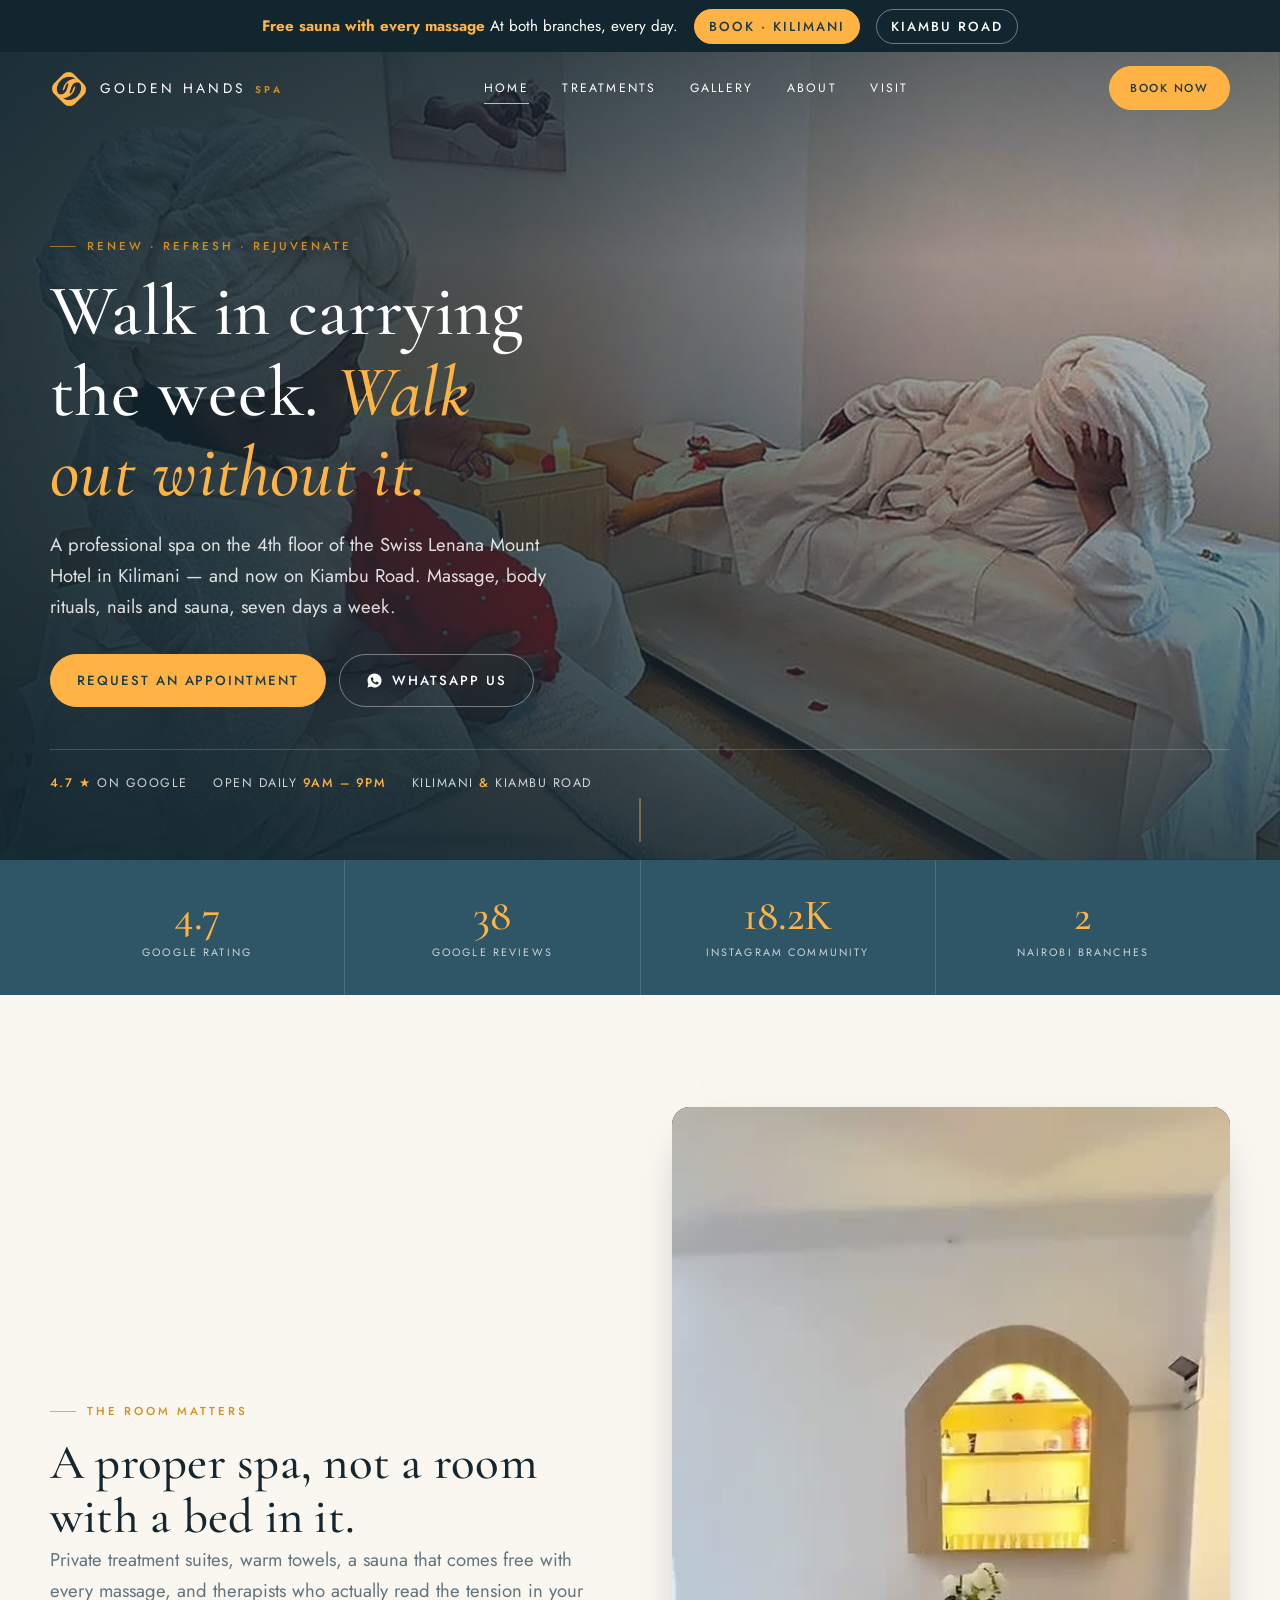
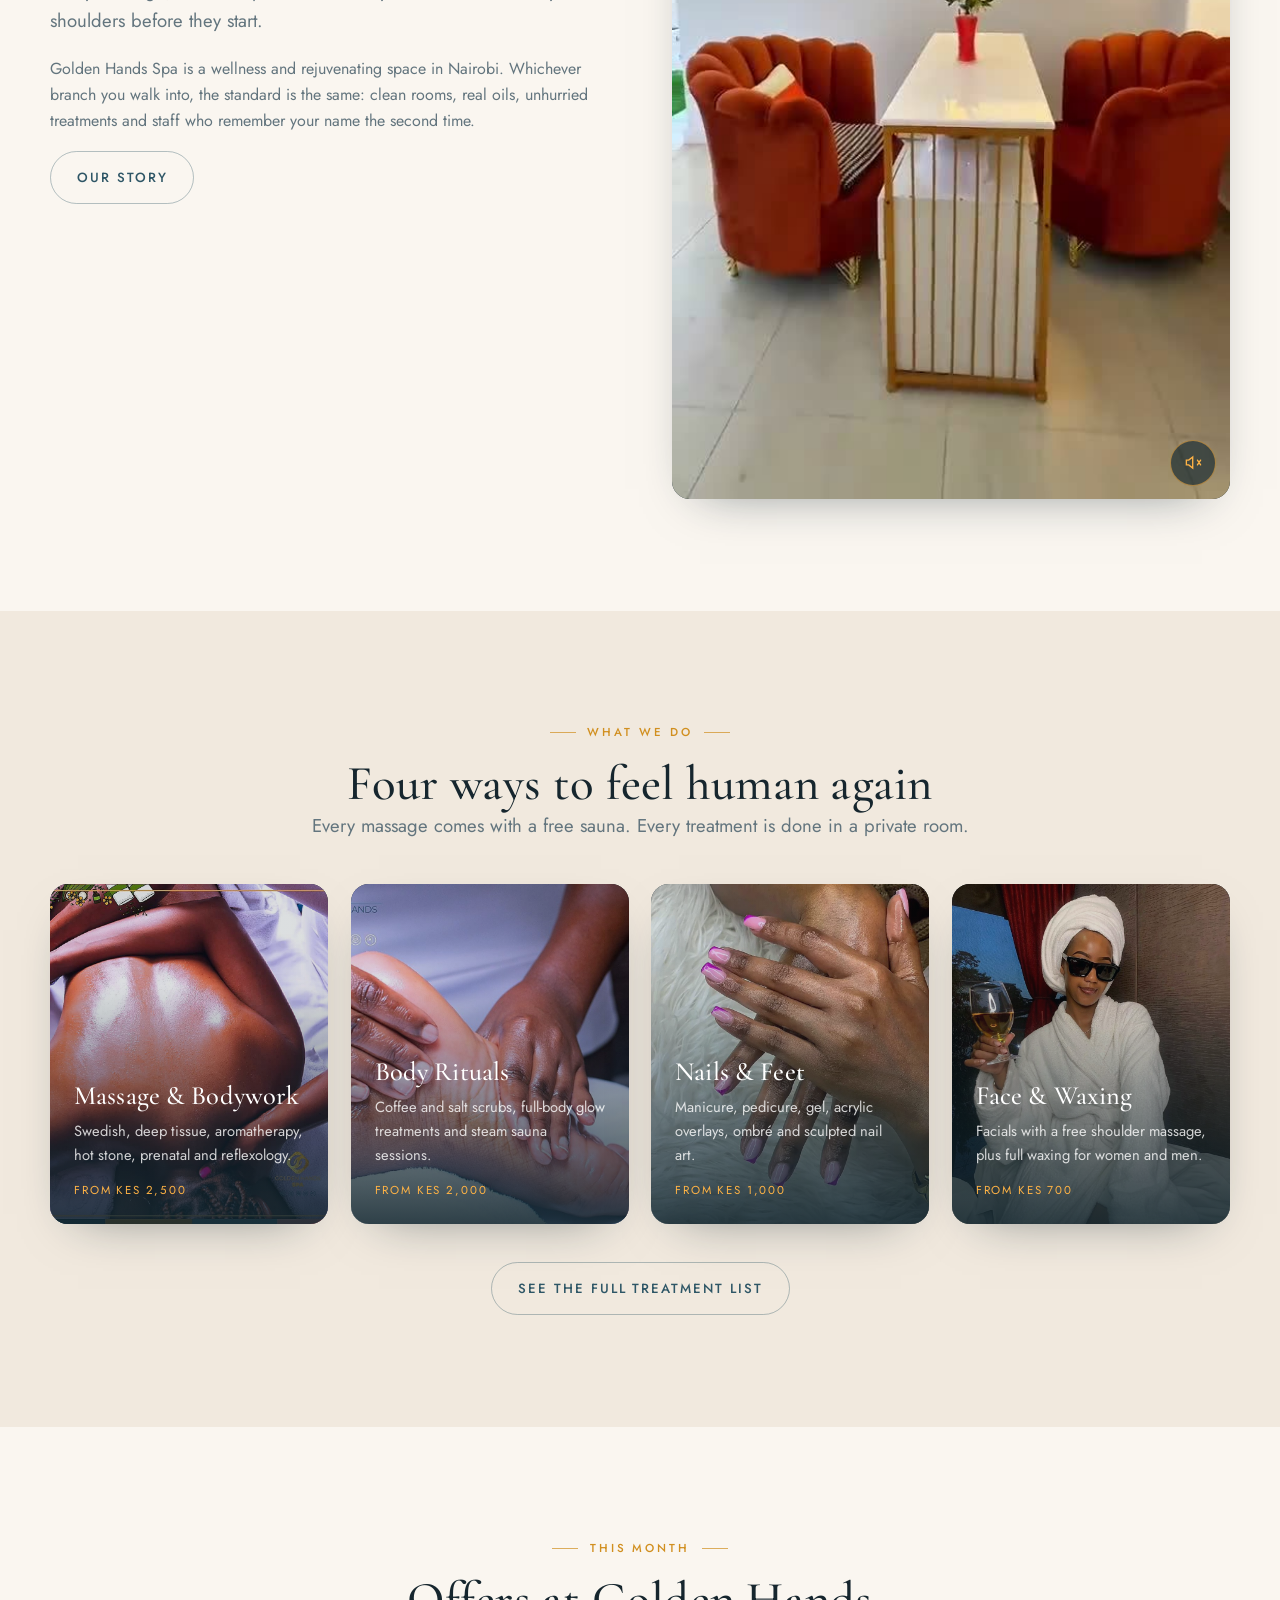
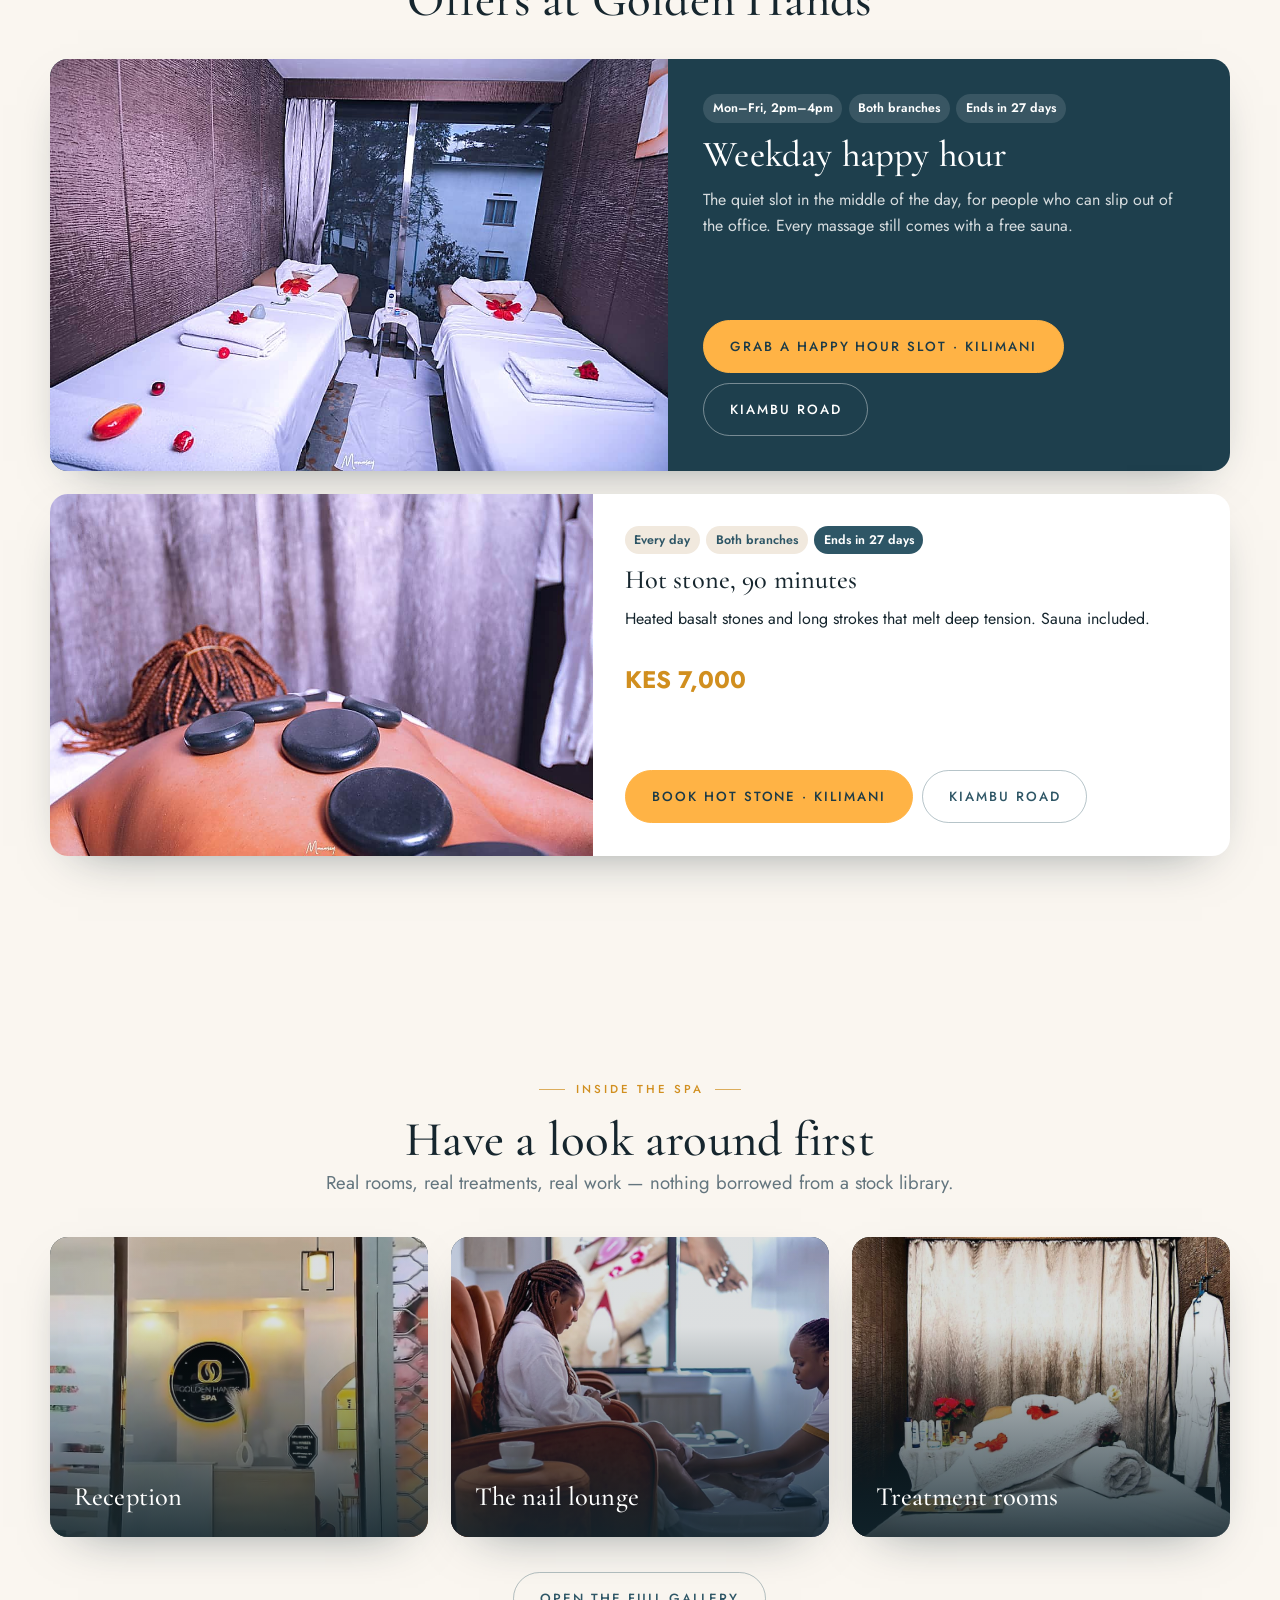
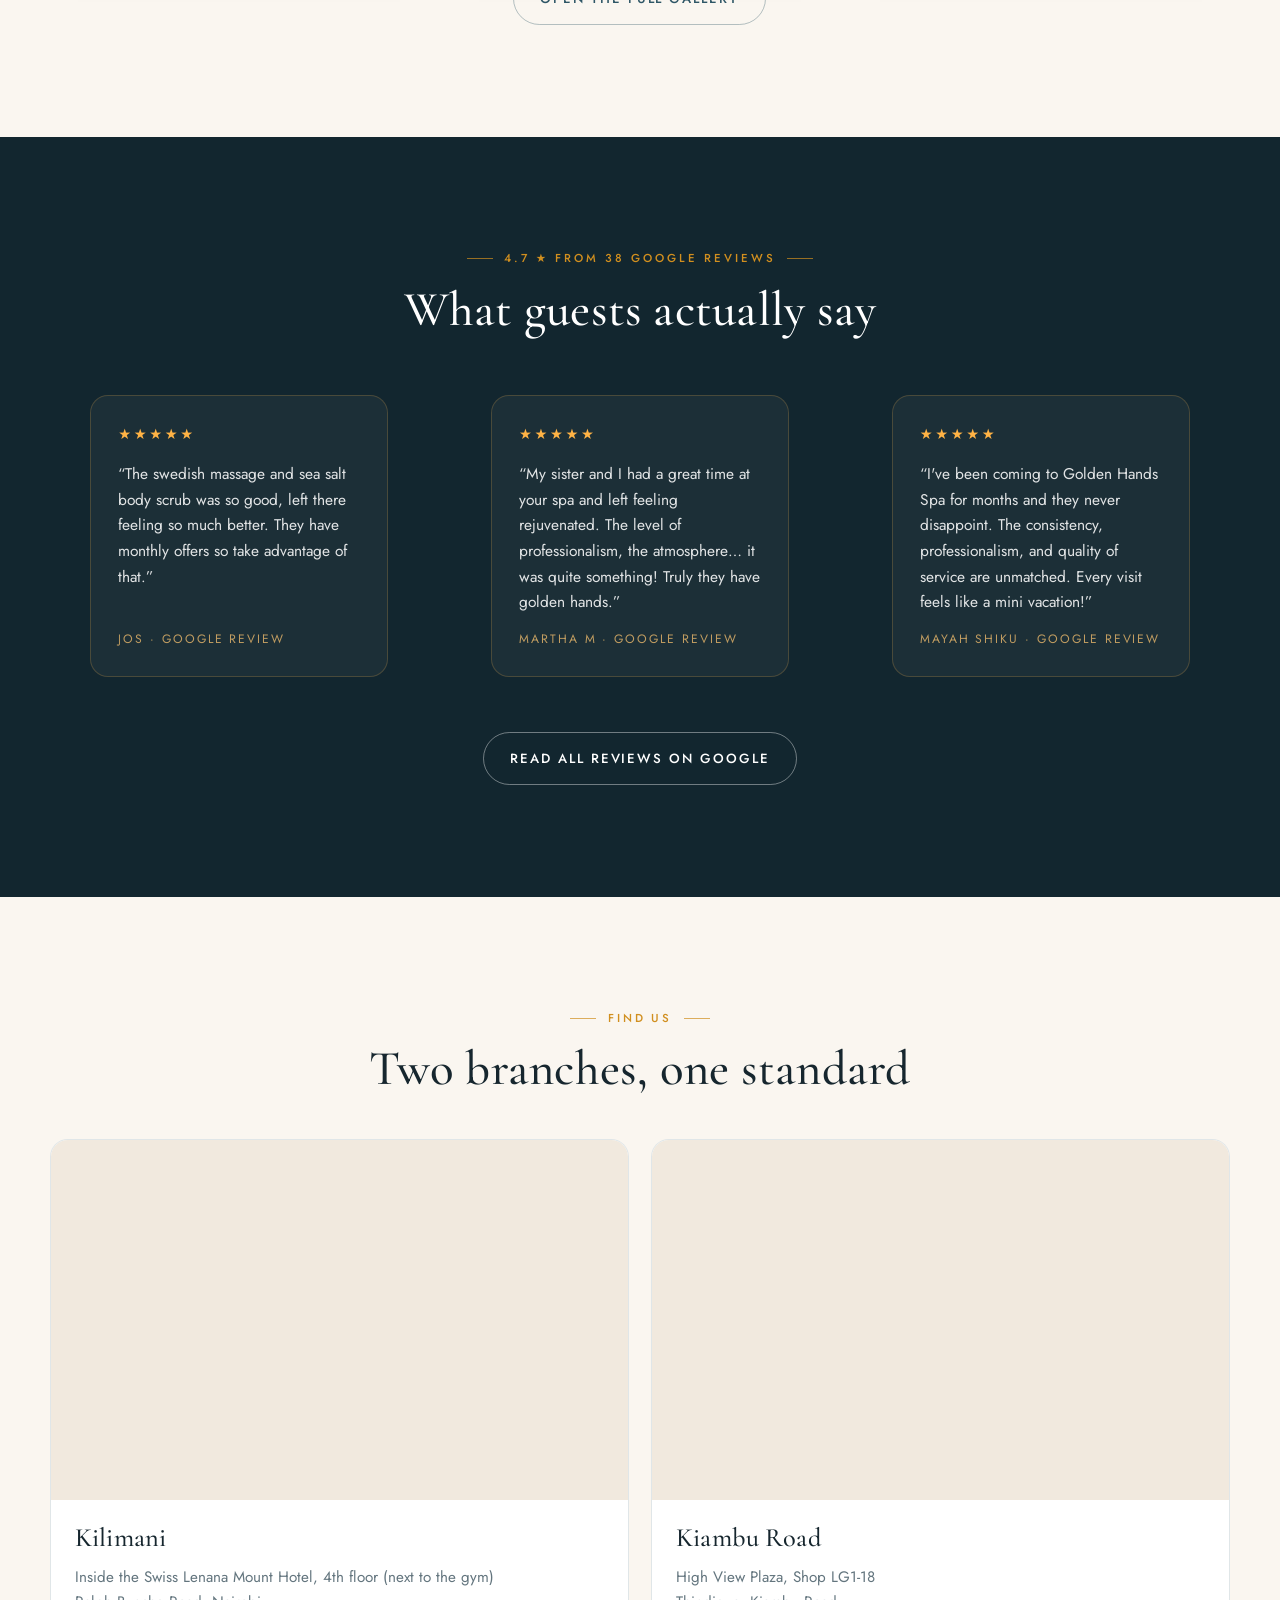
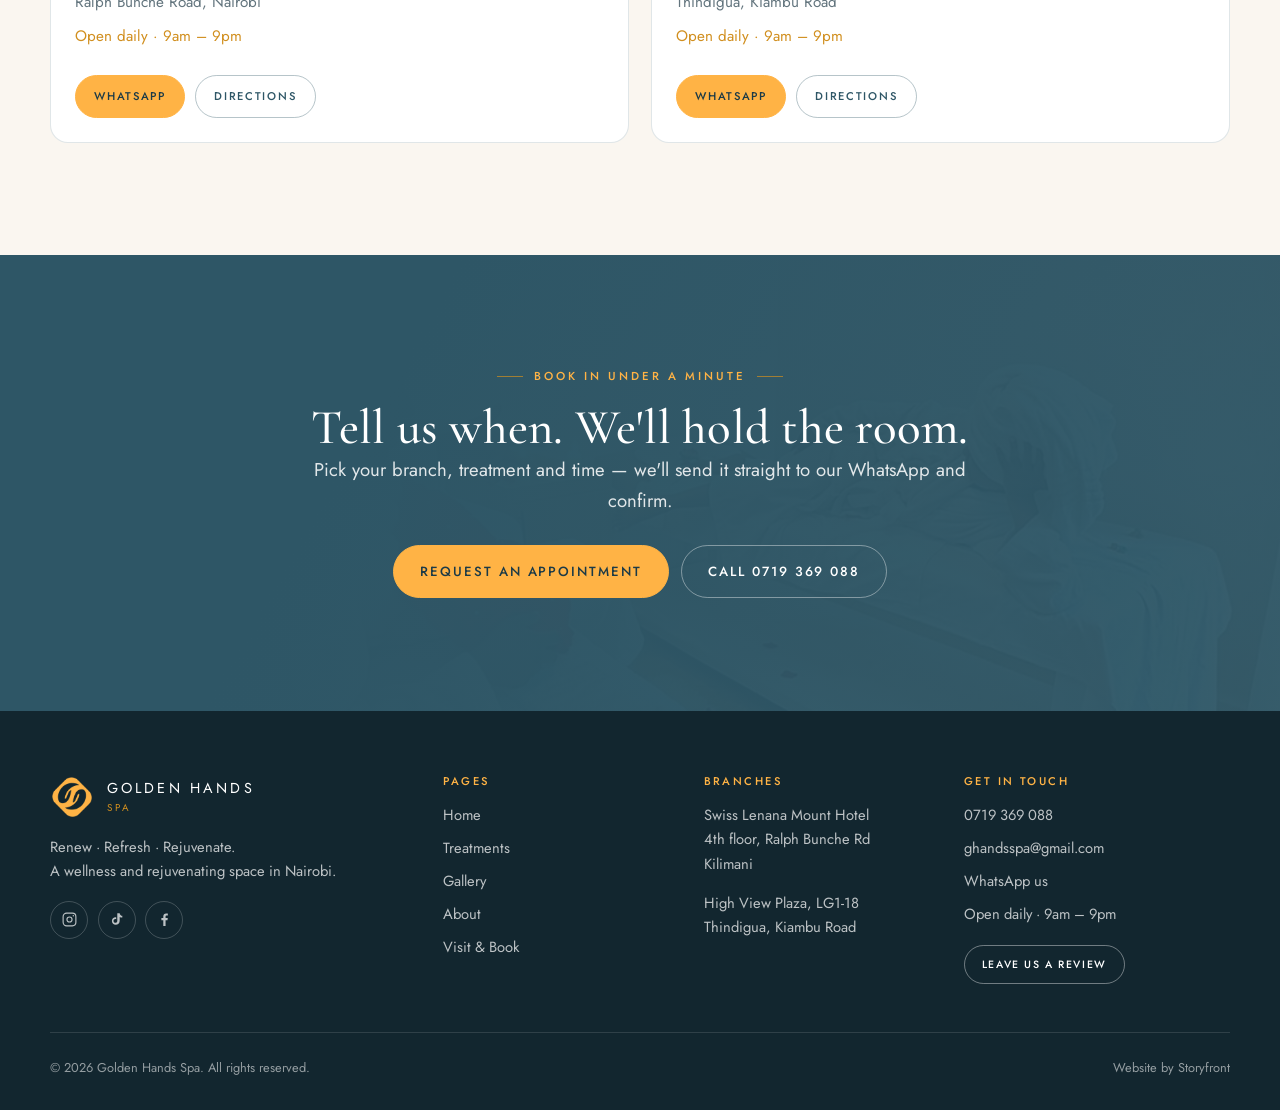
<file: index.html>
<!DOCTYPE html>
<html lang="en">
<head>
<meta charset="utf-8">
<meta name="viewport" content="width=device-width,initial-scale=1">
<title>Golden Hands Spa | Massage, Nails &amp; Wellness — Kilimani &amp; Kiambu Road, Nairobi</title>
<meta name="description" content="A professional spa in Nairobi — massage, body rituals, nails, waxing and sauna. Inside the Swiss Lenana Mount Hotel, Kilimani, and at High View Plaza, Thindigua on Kiambu Road. Rated 4.7 on Google. Open daily 9am–9pm.">
<link rel="canonical" href="https://ignatius-kimeu.github.io/storyfront-golden-hands-spa/">

<meta property="og:type" content="website">
<meta property="og:site_name" content="Golden Hands Spa">
<meta property="og:title" content="Golden Hands Spa | Massage, Nails &amp; Wellness in Nairobi">
<meta property="og:description" content="Renew. Refresh. Rejuvenate. Massage, body rituals, nails and sauna in Kilimani and on Kiambu Road. Rated 4.7 on Google. Open daily 9am–9pm.">
<meta property="og:url" content="https://ignatius-kimeu.github.io/storyfront-golden-hands-spa/">
<meta property="og:image" content="https://ignatius-kimeu.github.io/storyfront-golden-hands-spa/og-image.jpg">
<meta property="og:image:width" content="1200">
<meta property="og:image:height" content="630">
<meta name="twitter:card" content="summary_large_image">
<meta name="twitter:title" content="Golden Hands Spa | Massage, Nails &amp; Wellness in Nairobi">
<meta name="twitter:description" content="Renew. Refresh. Rejuvenate. Two branches in Nairobi. Rated 4.7 on Google.">
<meta name="twitter:image" content="https://ignatius-kimeu.github.io/storyfront-golden-hands-spa/og-image.jpg">
<meta name="theme-color" content="#2E5666">

<link rel="icon" href="favicon.ico" sizes="any">
<link rel="apple-touch-icon" href="apple-touch-icon.png">
<link rel="preconnect" href="https://fonts.googleapis.com">
<link rel="preconnect" href="https://fonts.gstatic.com" crossorigin>
<link href="https://fonts.googleapis.com/css2?family=Cormorant+Garamond:ital,wght@0,300;0,500;0,600;1,400&family=Jost:wght@300;400;500&display=swap" rel="stylesheet">
<link rel="stylesheet" href="assets/site.css?v=3">

<script type="application/ld+json">
{
  "@context":"https://schema.org",
  "@type":"DaySpa",
  "name":"Golden Hands Spa",
  "image":"https://ignatius-kimeu.github.io/storyfront-golden-hands-spa/og-image.jpg",
  "url":"https://ignatius-kimeu.github.io/storyfront-golden-hands-spa/",
  "telephone":"+254719369088",
  "email":"ghandsspa@gmail.com",
  "priceRange":"KES",
  "aggregateRating":{"@type":"AggregateRating","ratingValue":"4.7","reviewCount":"38"},
  "address":{"@type":"PostalAddress","streetAddress":"Swiss Lenana Mount Hotel, 4th floor, Ralph Bunche Road, Kilimani","addressLocality":"Nairobi","addressCountry":"KE"},
  "geo":{"@type":"GeoCoordinates","latitude":-1.2900639,"longitude":36.8047518},
  "openingHoursSpecification":[{"@type":"OpeningHoursSpecification","dayOfWeek":["Monday","Tuesday","Wednesday","Thursday","Friday","Saturday","Sunday"],"opens":"09:00","closes":"21:00"}],
  "sameAs":["https://www.instagram.com/golden_hands_spa_kenya/","https://www.tiktok.com/@golden_hands_spa_kenya","https://www.facebook.com/goldenhandskenya/"]
}
</script>
</head>
<body>

<!-- preload splash: we have a real logo, so it earns its place -->
<div id="splash">
  <div>
    <img class="sp-mark" src="images/mark.png" alt="" width="96" height="96">
    <div class="sp-word">Golden Hands Spa</div>
  </div>
</div>

<header class="hdr" data-top="true" data-over-dark="true">
  <div class="wrap hdr-in">
    <a class="brand" href="index.html" aria-label="Golden Hands Spa — home">
      <img src="images/mark.png" alt="" width="38" height="38">
      <span>
        <span class="brand-name">Golden Hands</span>
        <span class="brand-sub">Spa</span>
      </span>
    </a>
    <nav class="nav" aria-label="Main">
      <a href="index.html" aria-current="page">Home</a>
      <a href="services.html">Treatments</a>
      <a href="gallery.html">Gallery</a>
      <a href="about.html">About</a>
      <a href="contact.html">Visit</a>
    </nav>
    <a class="btn btn--gold btn--desk" href="contact.html">Book now</a>
    <button class="burger" aria-label="Menu" aria-expanded="false" aria-controls="mnav"><span></span><span></span><span></span></button>
  </div>
</header>

<nav class="mnav" id="mnav" aria-label="Mobile">
  <a href="index.html">Home</a>
  <a href="services.html">Treatments</a>
  <a href="gallery.html">Gallery</a>
  <a href="about.html">About</a>
  <a href="contact.html">Visit &amp; Book</a>
  <a class="btn btn--gold" href="contact.html">Request an appointment</a>
</nav>

<main>

  <!-- ============ HERO ============ -->
  <section class="hero">
    <div class="hero__media">
      <picture>
        <source media="(min-width:861px)" srcset="images/hero-wide.jpg" width="1920" height="1080">
        <img src="images/hero-tall.jpg" alt="Inside Golden Hands Spa — a treatment room set with rose petals, and guests relaxing in robes" fetchpriority="high" width="900" height="1600">
      </picture>
    </div>
    <div class="wrap hero__in">
      <p class="eyebrow rv">Renew · Refresh · Rejuvenate</p>
      <h1 class="rv" data-delay="80">Walk in carrying the week. <em>Walk out without it.</em></h1>
      <p class="lede rv" data-delay="180">A professional spa on the 4th floor of the Swiss Lenana Mount Hotel in Kilimani — and now on Kiambu Road. Massage, body rituals, nails and sauna, seven days a week.</p>
      <div class="hero__cta rv" data-delay="260">
        <a class="btn btn--gold" href="contact.html">Request an appointment</a>
        <a class="btn btn--onDark" data-wa="Hello Golden Hands Spa 👋 I'd like to book a treatment. Could you share what's available this week?">
          <svg viewBox="0 0 24 24" fill="currentColor" aria-hidden="true"><path d="M12.04 2C6.58 2 2.13 6.45 2.13 11.91c0 1.75.46 3.45 1.32 4.95L2 22l5.25-1.38a9.9 9.9 0 0 0 4.79 1.22h.01c5.46 0 9.91-4.45 9.91-9.91C21.96 6.45 17.5 2 12.04 2Zm5.8 14.16c-.24.68-1.42 1.32-1.95 1.36-.5.04-.97.22-3.28-.68-2.77-1.09-4.51-3.93-4.65-4.11-.13-.18-1.1-1.46-1.1-2.79 0-1.33.7-1.98.95-2.25.24-.27.53-.34.71-.34.18 0 .35 0 .51.01.16.01.38-.06.6.46.23.55.77 1.89.84 2.03.07.14.11.3.02.48-.09.18-.14.29-.27.45-.13.16-.28.35-.4.47-.13.13-.27.28-.12.55.15.27.66 1.09 1.42 1.76.97.87 1.79 1.14 2.06 1.27.27.14.42.11.58-.07.16-.18.67-.78.85-1.05.18-.27.36-.22.6-.13.24.09 1.55.73 1.81.86.27.13.45.2.51.31.07.11.07.63-.17 1.31Z"/></svg>
          WhatsApp us
        </a>
      </div>
      <p class="hero__meta rv" data-delay="340">
        <span><b>4.7 ★</b> on Google</span>
        <span>Open daily <b>9am – 9pm</b></span>
        <span>Kilimani <b>&amp;</b> Kiambu Road</span>
      </p>
    </div>
    <span class="scrollhint" aria-hidden="true"></span>
  </section>

  <!-- ============ STATS ============ -->
  <section class="stats">
    <div class="wrap">
      <div class="stats__grid">
        <div class="stat rv"><b data-count="4.7" data-dec="1">4.7</b><span>Google rating</span></div>
        <div class="stat rv" data-delay="80"><b data-count="38" data-dec="0">38</b><span>Google reviews</span></div>
        <div class="stat rv" data-delay="160"><b data-count="18.2" data-dec="1" data-suffix="K">18.2K</b><span>Instagram community</span></div>
        <div class="stat rv" data-delay="240"><b data-count="2" data-dec="0">2</b><span>Nairobi branches</span></div>
      </div>
    </div>
  </section>

  <!-- ============ INTRO + VIDEO ============ -->
  <section class="sec">
    <div class="wrap grid g-2" style="align-items:center;gap:clamp(2rem,5vw,4rem)">
      <div class="rv">
        <p class="eyebrow">The room matters</p>
        <h2>A proper spa, not a room with a bed in it.</h2>
        <p class="lede">Private treatment suites, warm towels, a sauna that comes free with every massage, and therapists who actually read the tension in your shoulders before they start.</p>
        <p style="color:var(--muted)">Golden Hands Spa is a wellness and rejuvenating space in Nairobi. Whichever branch you walk into, the standard is the same: clean rooms, real oils, unhurried treatments and staff who remember your name the second time.</p>
        <a class="btn btn--ghost" href="about.html">Our story</a>
      </div>
      <div class="vwrap rv" data-delay="120">
        <!-- their own Instagram walkthrough of the Kiambu Rd branch, re-encoded down for mobile data -->
        <video src="videos/spa-tour.mp4" poster="images/spa-tour-poster.jpg" muted playsinline loop preload="none" aria-label="A walk through the Golden Hands Spa Kiambu Road branch"></video>
        <button class="vsound" type="button" aria-label="Turn sound on">
          <svg class="snd-off" viewBox="0 0 24 24" fill="none" stroke="currentColor" stroke-width="1.7" stroke-linecap="round" aria-hidden="true"><path d="M11 5 6 9H3v6h3l5 4V5Z"/><path d="m17 9 4 6M21 9l-4 6"/></svg>
          <svg class="snd-on" style="display:none" viewBox="0 0 24 24" fill="none" stroke="currentColor" stroke-width="1.7" stroke-linecap="round" aria-hidden="true"><path d="M11 5 6 9H3v6h3l5 4V5Z"/><path d="M15.5 8.5a5 5 0 0 1 0 7M18.5 5.5a9 9 0 0 1 0 13"/></svg>
        </button>
      </div>
    </div>
  </section>

  <!-- ============ TREATMENTS ============ -->
  <section class="sec" style="background:var(--ivory-2)">
    <div class="wrap">
      <div class="center rv" style="margin-bottom:2.6rem">
        <p class="eyebrow">What we do</p>
        <h2>Four ways to feel human again</h2>
        <p class="lede">Every massage comes with a free sauna. Every treatment is done in a private room.</p>
      </div>
      <div class="grid g-4">
        <article class="tcard rv">
          <img src="images/back-massage.jpg" alt="Deep tissue back massage at Golden Hands Spa" loading="lazy" width="1080" height="1080">
          <div class="tcard__in">
            <h3>Massage &amp; Bodywork</h3>
            <p>Swedish, deep tissue, aromatherapy, hot stone, prenatal and reflexology.</p>
            <!-- "from" figures are the lowest price that agrees across ALL of their own posted
                 lists — the exact menu still needs a nod from the owner before it goes live -->
            <span class="from">From KES 2,500</span>
          </div>
        </article>
        <article class="tcard rv" data-delay="90">
          <img src="images/reflexology-foot.jpg" alt="Coffee and salt body scrub treatment" loading="lazy" width="1279" height="1036">
          <div class="tcard__in">
            <h3>Body Rituals</h3>
            <p>Coffee and salt scrubs, full-body glow treatments and steam sauna sessions.</p>
            <span class="from">From KES 2,000</span>
          </div>
        </article>
        <article class="tcard rv" data-delay="180">
          <img src="images/nails-pink-chrome.jpg" alt="Chrome gel manicure at Golden Hands Spa" loading="lazy" width="920" height="1150">
          <div class="tcard__in">
            <h3>Nails &amp; Feet</h3>
            <p>Manicure, pedicure, gel, acrylic overlays, ombré and sculpted nail art.</p>
            <span class="from">From KES 1,000</span>
          </div>
        </article>
        <article class="tcard rv" data-delay="270">
          <img src="images/robe-lounge-guest.jpg" alt="A guest relaxing in a robe at Golden Hands Spa" loading="lazy" width="1164" height="1500">
          <div class="tcard__in">
            <h3>Face &amp; Waxing</h3>
            <p>Facials with a free shoulder massage, plus full waxing for women and men.</p>
            <span class="from">From KES 700</span>
          </div>
        </article>
      </div>
      <div class="center rv" style="margin-top:2.4rem">
        <a class="btn btn--ghost" href="services.html">See the full treatment list</a>
      </div>
    </div>
  </section>

  <!-- ============ OFFERS (from the Google Sheet) ============ -->
  <section class="sec" id="offers" hidden>
    <div class="wrap">
      <div class="center rv in" style="margin-bottom:2rem"><p class="eyebrow center" style="justify-content:center">This month</p><h2>Offers at Golden Hands</h2></div>
      <div class="of-grid"></div>
    </div>
  </section>

  <!-- ============ HAPPY HOUR (shown when no offer is live) ============ -->
  <section class="cta sec--tight" id="happyhour">
    <img src="images/couples-suite-kilimani.jpg" alt="" loading="lazy" aria-hidden="true">
    <div class="wrap grid g-2" style="align-items:center;gap:2rem">
      <div class="rv">
        <p class="eyebrow" style="color:var(--amber)">Weekday happy hour</p>
        <h2>Mon–Fri, 2–4pm.</h2>
        <p class="lede">The quiet slot in the middle of the day, priced for people who can slip out of the office. Every massage still comes with a free sauna.</p>
      </div>
      <div class="rv" data-delay="120" style="display:flex;flex-wrap:wrap;gap:.8rem;justify-content:flex-end">
        <a class="btn btn--gold" data-wa="Hello Golden Hands Spa 👋 I'd like to book the Mon–Fri 2–4PM happy hour offer. Which days are open this week?">Grab a happy hour slot</a>
        <a class="btn btn--onDark" href="services.html">See what's included</a>
      </div>
    </div>
  </section>

  <!-- ============ GALLERY TEASER ============ -->
  <section class="sec">
    <div class="wrap">
      <div class="center rv" style="margin-bottom:2.4rem">
        <p class="eyebrow">Inside the spa</p>
        <h2>Have a look around first</h2>
        <p class="lede">Real rooms, real treatments, real work — nothing borrowed from a stock library.</p>
      </div>
      <div class="grid g-3">
        <a class="tcard rv" href="gallery.html" style="min-height:0">
          <img src="images/reception-entrance.jpg" alt="Reception at the Golden Hands Spa Kiambu Road branch" loading="lazy" width="788" height="1400">
          <div class="tcard__in" style="min-height:300px"><h3>Reception</h3></div>
        </a>
        <a class="tcard rv" data-delay="80" href="gallery.html" style="min-height:0">
          <img src="images/pedicure-lounge.jpg" alt="Guests having a pedicure in the spa lounge" loading="lazy" width="1080" height="1080">
          <div class="tcard__in" style="min-height:300px"><h3>The nail lounge</h3></div>
        </a>
        <a class="tcard rv" data-delay="160" href="gallery.html" style="min-height:0">
          <img src="images/treatment-room-swan.jpg" alt="A prepared treatment room at Golden Hands Spa" loading="lazy" width="1080" height="720">
          <div class="tcard__in" style="min-height:300px"><h3>Treatment rooms</h3></div>
        </a>
      </div>
      <div class="center rv" style="margin-top:2.2rem">
        <a class="btn btn--ghost" href="gallery.html">Open the full gallery</a>
      </div>
    </div>
  </section>

  <!-- ============ REVIEWS ============ -->
  <section class="sec reviews">
    <div class="wrap">
      <div class="center rv" style="margin-bottom:2.6rem">
        <p class="eyebrow">4.7 ★ from 38 Google reviews</p>
        <h2>What guests actually say</h2>
      </div>
      <div class="grid g-3">
        <!-- verbatim from the live Google Business listing -->
        <figure class="rcard rv">
          <span class="stars" aria-label="5 out of 5">★★★★★</span>
          <p>“The swedish massage and sea salt body scrub was so good, left there feeling so much better. They have monthly offers so take advantage of that.”</p>
          <cite>Jos · Google review</cite>
        </figure>
        <figure class="rcard rv" data-delay="90">
          <span class="stars" aria-label="5 out of 5">★★★★★</span>
          <p>“My sister and I had a great time at your spa and left feeling rejuvenated. The level of professionalism, the atmosphere… it was quite something! Truly they have golden hands.”</p>
          <cite>Martha M · Google review</cite>
        </figure>
        <figure class="rcard rv" data-delay="180">
          <span class="stars" aria-label="5 out of 5">★★★★★</span>
          <p>“I've been coming to Golden Hands Spa for months and they never disappoint. The consistency, professionalism, and quality of service are unmatched. Every visit feels like a mini vacation!”</p>
          <cite>Mayah Shiku · Google review</cite>
        </figure>
      </div>
      <div class="center rv" style="margin-top:2.4rem">
        <a class="btn btn--onDark" href="https://www.google.com/maps/place/?q=place_id:ChIJxd9gHsARLxgRE6MtWg46vnw" target="_blank" rel="noopener">Read all reviews on Google</a>
      </div>
    </div>
  </section>

  <!-- ============ BRANCHES ============ -->
  <section class="sec">
    <div class="wrap">
      <div class="center rv" style="margin-bottom:2.6rem">
        <p class="eyebrow">Find us</p>
        <h2>Two branches, one standard</h2>
      </div>
      <div class="grid g-2">
        <article class="branch rv">
          <div class="branch__map">
            <iframe title="Map to Golden Hands Spa, Kilimani" src="https://maps.google.com/maps?q=Golden%20Hands%20Spa%2C%20Ralph%20Bunche%20Road%2C%20Nairobi&z=16&output=embed" loading="lazy" referrerpolicy="no-referrer-when-downgrade"></iframe>
          </div>
          <div class="branch__body">
            <h3>Kilimani</h3>
            <p>Inside the Swiss Lenana Mount Hotel, 4th floor (next to the gym)<br>Ralph Bunche Road, Nairobi</p>
            <p style="color:var(--gold)">Open daily · 9am – 9pm</p>
            <div class="branch__acts">
              <a class="btn btn--gold" data-wa="Hello Golden Hands Spa 👋 I'd like to book at the Kilimani branch (Swiss Lenana Mount Hotel). What's available?">WhatsApp</a>
              <a class="btn btn--ghost" href="https://www.google.com/maps/place/?q=place_id:ChIJxd9gHsARLxgRE6MtWg46vnw" target="_blank" rel="noopener">Directions</a>
            </div>
          </div>
        </article>
        <article class="branch rv" data-delay="120">
          <div class="branch__map">
            <iframe title="Map to Golden Hands Spa, Kiambu Road" src="https://maps.google.com/maps?q=High+View+Plaza+%26+Rubis+Petrol+Station+Kiambu+Road&z=17&output=embed" loading="lazy" referrerpolicy="no-referrer-when-downgrade"></iframe>
          </div>
          <div class="branch__body">
            <h3>Kiambu Road</h3>
            <p>High View Plaza, Shop LG1-18<br>Thindigua, Kiambu Road</p>
            <p style="color:var(--gold)">Open daily · 9am – 9pm</p>
            <div class="branch__acts">
              <a class="btn btn--gold" data-wa="Hello Golden Hands Spa 👋 I'd like to book at the Kiambu Road branch (High View Plaza, Thindigua). What's available?">WhatsApp</a>
              <a class="btn btn--ghost" href="https://www.google.com/maps/place/High+View+Plaza+%26+Rubis+Petrol+Station+Kiambu+Road/@-1.1972248,36.8367389,17z" target="_blank" rel="noopener">Directions</a>
            </div>
          </div>
        </article>
      </div>
    </div>
  </section>

  <!-- ============ CTA ============ -->
  <section class="cta sec">
    <img src="images/spa-robes-lounge.jpg" alt="" loading="lazy" aria-hidden="true">
    <div class="wrap center rv">
      <p class="eyebrow" style="color:var(--amber)">Book in under a minute</p>
      <h2>Tell us when. We'll hold the room.</h2>
      <p class="lede">Pick your branch, treatment and time — we'll send it straight to our WhatsApp and confirm.</p>
      <div style="display:flex;gap:.8rem;justify-content:center;flex-wrap:wrap;margin-top:1.8rem">
        <a class="btn btn--gold" href="contact.html">Request an appointment</a>
        <a class="btn btn--onDark" href="tel:+254719369088">Call 0719 369 088</a>
      </div>
    </div>
  </section>

</main>

<footer class="ftr">
  <div class="wrap">
    <div class="ftr__grid">
      <div>
        <div class="ftr__brand">
          <img src="images/mark.png" alt="" width="44" height="44">
          <span><b>Golden Hands</b><span>Spa</span></span>
        </div>
        <p>Renew · Refresh · Rejuvenate.<br>A wellness and rejuvenating space in Nairobi.</p>
        <div class="socials">
          <a href="https://www.instagram.com/golden_hands_spa_kenya/" target="_blank" rel="noopener" aria-label="Instagram"><svg viewBox="0 0 24 24" fill="none" stroke="currentColor" stroke-width="1.6"><rect x="3" y="3" width="18" height="18" rx="5"/><circle cx="12" cy="12" r="3.6"/><circle cx="17.4" cy="6.6" r="1" fill="currentColor" stroke="none"/></svg></a>
          <a href="https://www.tiktok.com/@golden_hands_spa_kenya" target="_blank" rel="noopener" aria-label="TikTok"><svg viewBox="0 0 24 24" fill="currentColor"><path d="M16.5 3c.3 2.1 1.6 3.6 3.7 3.8v2.4c-1.3.1-2.5-.2-3.7-.9v5.4c0 3.4-2.5 5.8-5.6 5.8-2.9 0-5.4-2.2-5.4-5.3 0-3.2 2.6-5.6 6.1-5.2v2.6c-.4-.1-.8-.2-1.2-.2-1.5 0-2.6 1.1-2.6 2.6 0 1.5 1.1 2.7 2.6 2.7 1.6 0 2.7-1.1 2.7-3V3h3.4Z"/></svg></a>
          <a href="https://www.facebook.com/goldenhandskenya/" target="_blank" rel="noopener" aria-label="Facebook"><svg viewBox="0 0 24 24" fill="currentColor"><path d="M13.5 21v-8h2.7l.4-3.1h-3.1V7.9c0-.9.25-1.5 1.55-1.5h1.65V3.6A22 22 0 0 0 14.3 3.5c-2.4 0-4 1.45-4 4.1v2.3H7.6V13h2.7v8h3.2Z"/></svg></a>
        </div>
      </div>
      <div>
        <h4>Pages</h4>
        <ul>
          <li><a href="index.html">Home</a></li>
          <li><a href="services.html">Treatments</a></li>
          <li><a href="gallery.html">Gallery</a></li>
          <li><a href="about.html">About</a></li>
          <li><a href="contact.html">Visit &amp; Book</a></li>
        </ul>
      </div>
      <div>
        <h4>Branches</h4>
        <ul>
          <li>Swiss Lenana Mount Hotel<br>4th floor, Ralph Bunche Rd<br>Kilimani</li>
          <li style="margin-top:.4rem">High View Plaza, LG1-18<br>Thindigua, Kiambu Road</li>
        </ul>
      </div>
      <div>
        <h4>Get in touch</h4>
        <ul>
          <li><a href="tel:+254719369088">0719 369 088</a></li>
          <li><a href="mailto:ghandsspa@gmail.com">ghandsspa@gmail.com</a></li>
          <li><a data-wa="Hello Golden Hands Spa 👋 I'd like to book a treatment.">WhatsApp us</a></li>
          <li>Open daily · 9am – 9pm</li>
          <li style="margin-top:.6rem"><a class="btn btn--onDark" style="padding:.6rem 1.05rem;font-size:.66rem" href="https://search.google.com/local/writereview?placeid=ChIJxd9gHsARLxgRE6MtWg46vnw" target="_blank" rel="noopener">Leave us a review</a></li>
        </ul>
      </div>
    </div>
    <div class="ftr__base">
      <span>© <span data-year>2026</span> Golden Hands Spa. All rights reserved.</span>
      <span>Website by <a href="#">Storyfront</a></span>
    </div>
  </div>
</footer>

<a class="fab" data-wa="Hello Golden Hands Spa 👋 I'd like to book a treatment. Could you share what's available this week?" aria-label="Chat with Golden Hands Spa on WhatsApp">
  <svg viewBox="0 0 24 24" fill="currentColor" aria-hidden="true"><path d="M12.04 2C6.58 2 2.13 6.45 2.13 11.91c0 1.75.46 3.45 1.32 4.95L2 22l5.25-1.38a9.9 9.9 0 0 0 4.79 1.22h.01c5.46 0 9.91-4.45 9.91-9.91C21.96 6.45 17.5 2 12.04 2Zm5.8 14.16c-.24.68-1.42 1.32-1.95 1.36-.5.04-.97.22-3.28-.68-2.77-1.09-4.51-3.93-4.65-4.11-.13-.18-1.1-1.46-1.1-2.79 0-1.33.7-1.98.95-2.25.24-.27.53-.34.71-.34.18 0 .35 0 .51.01.16.01.38-.06.6.46.23.55.77 1.89.84 2.03.07.14.11.3.02.48-.09.18-.14.29-.27.45-.13.16-.28.35-.4.47-.13.13-.27.28-.12.55.15.27.66 1.09 1.42 1.76.97.87 1.79 1.14 2.06 1.27.27.14.42.11.58-.07.16-.18.67-.78.85-1.05.18-.27.36-.22.6-.13.24.09 1.55.73 1.81.86.27.13.45.2.51.31.07.11.07.63-.17 1.31Z"/></svg>
  <span>WhatsApp</span>
</a>

<script src="assets/site.js?v=3"></script>
<script src="assets/live.js?v=3"></script>
</body>
</html>
</file>
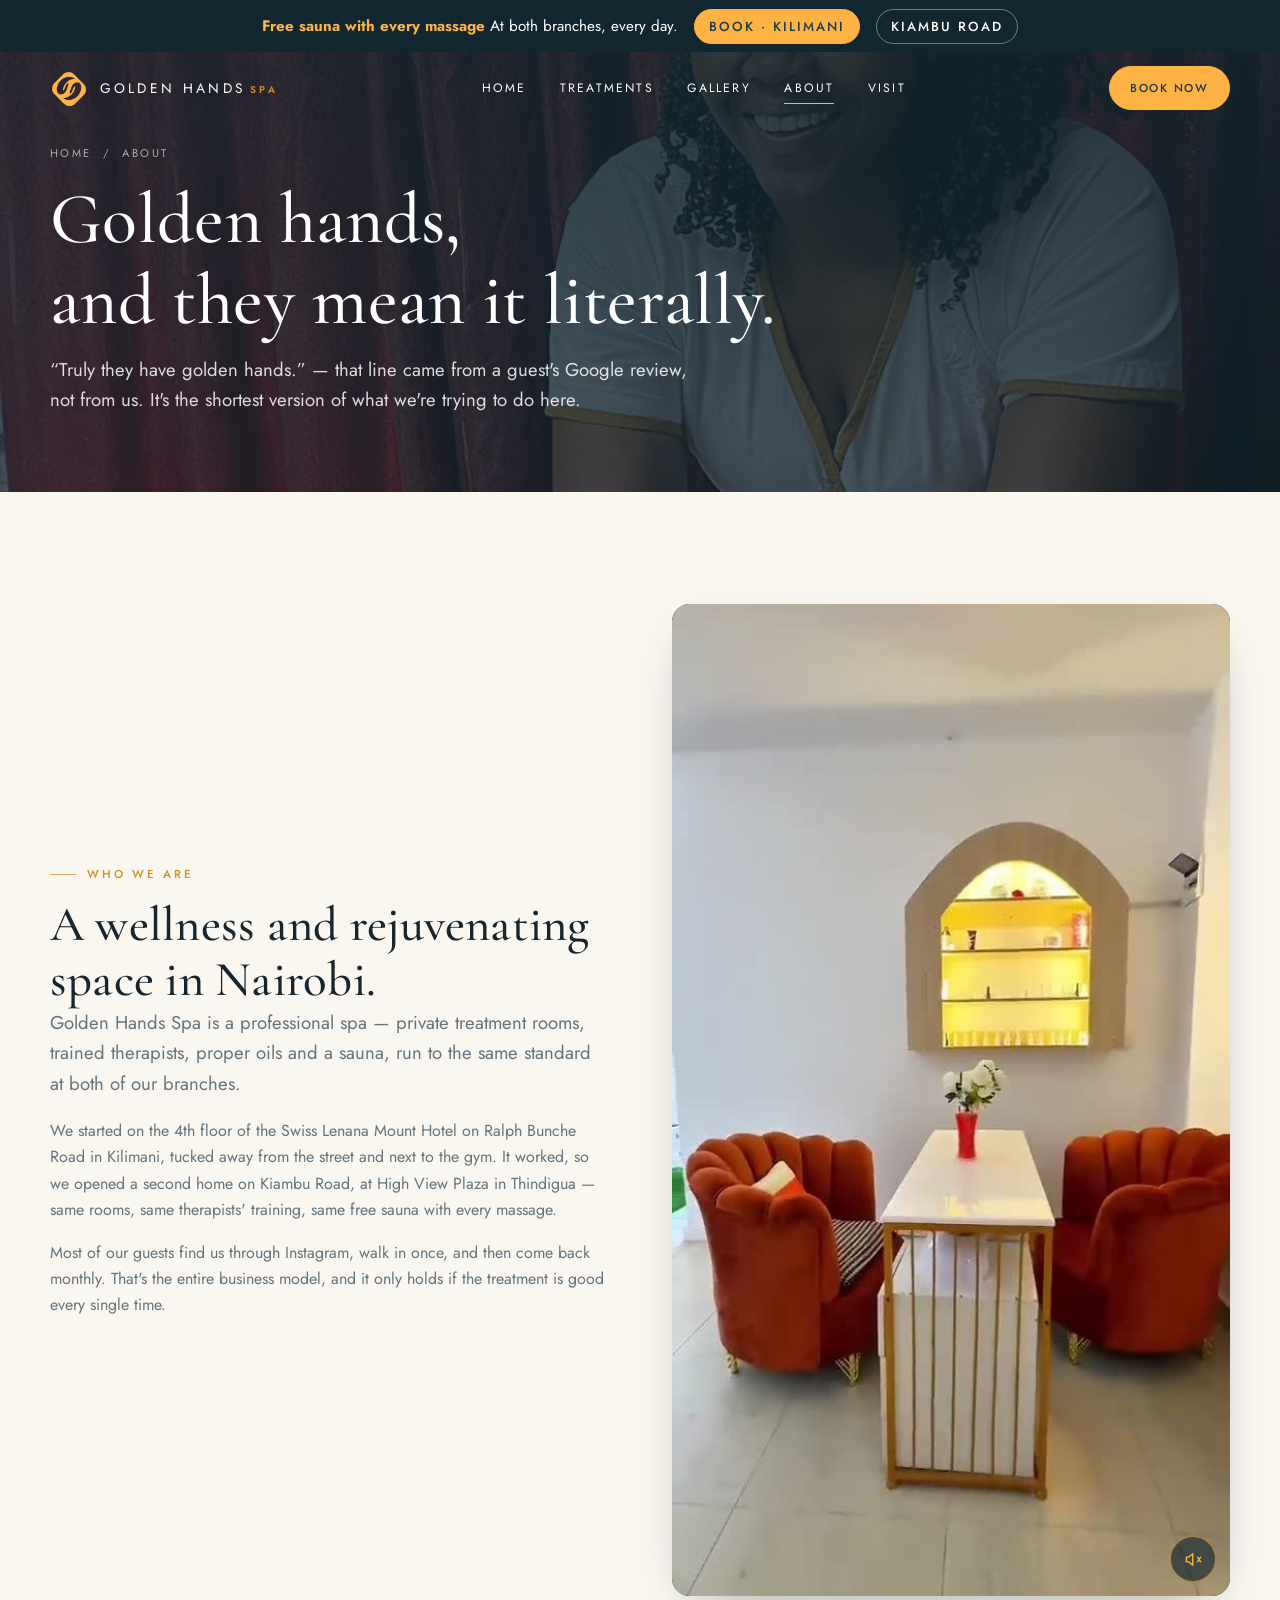
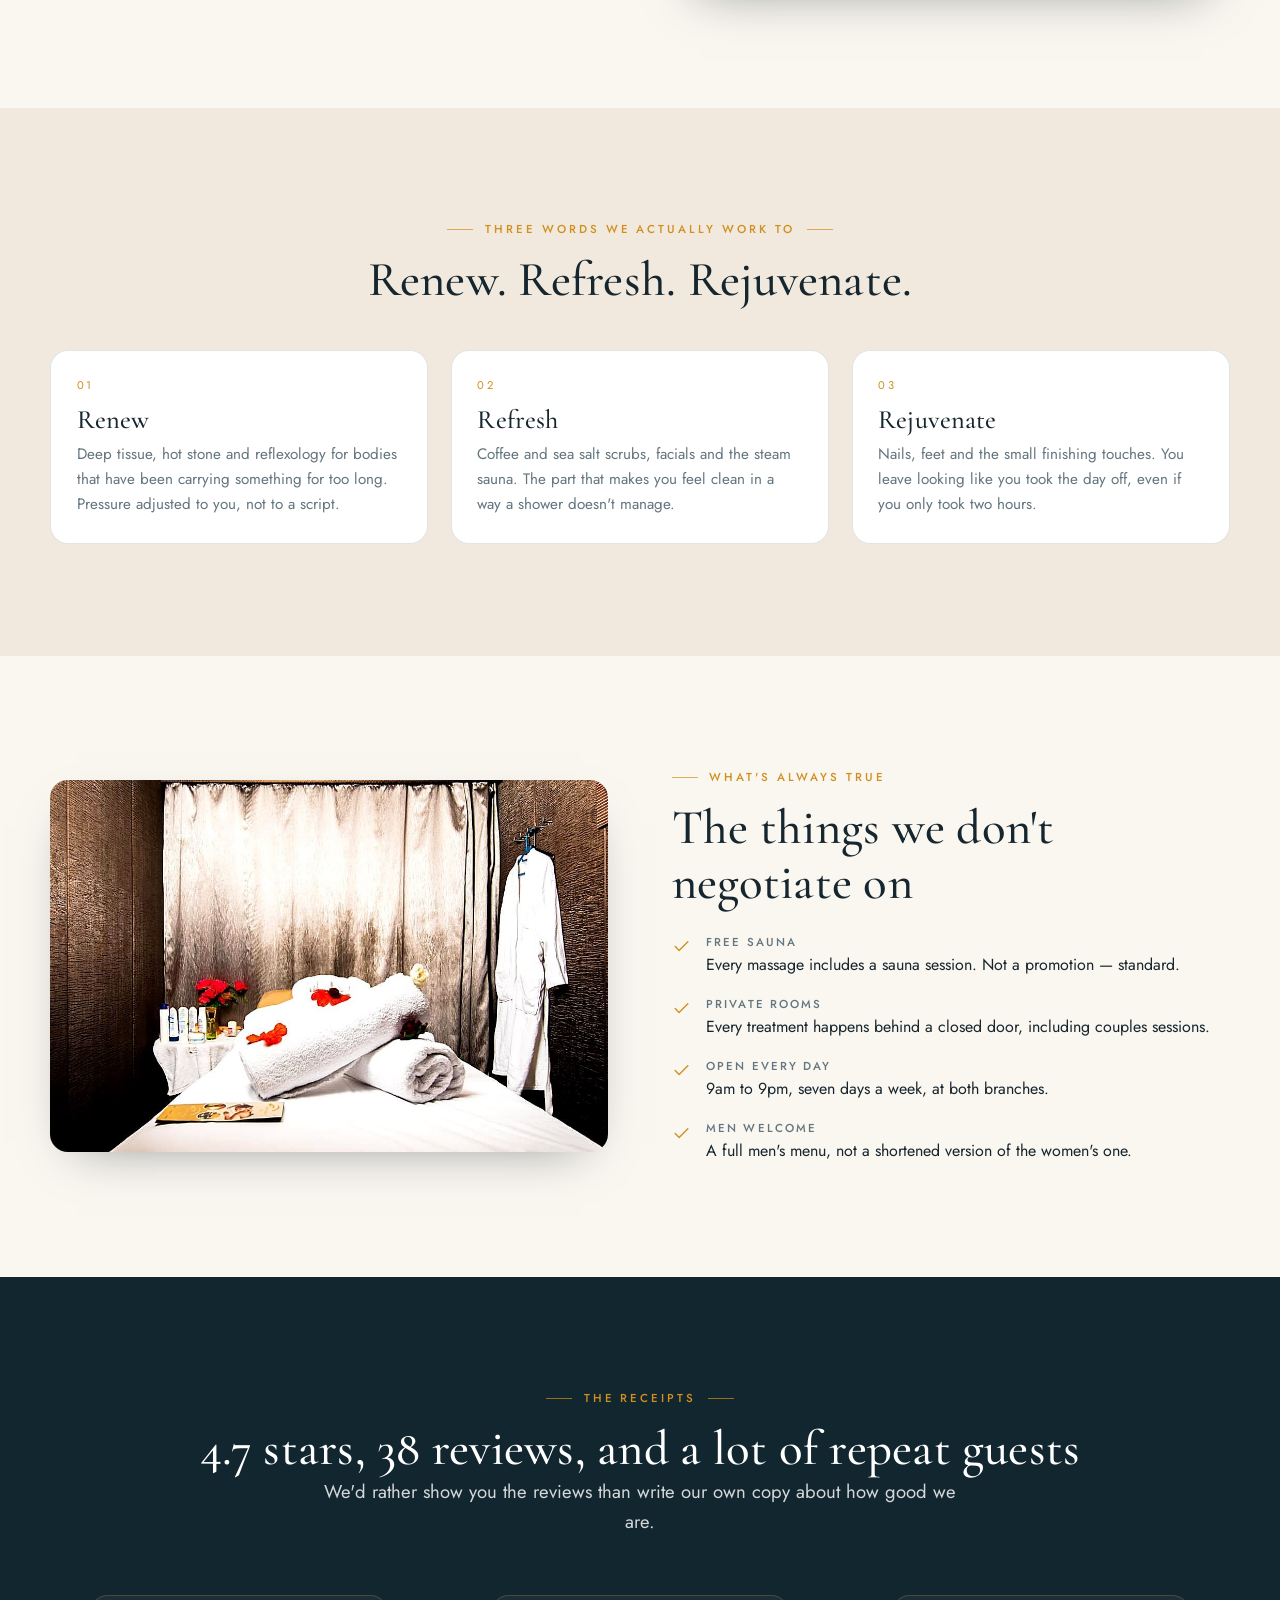
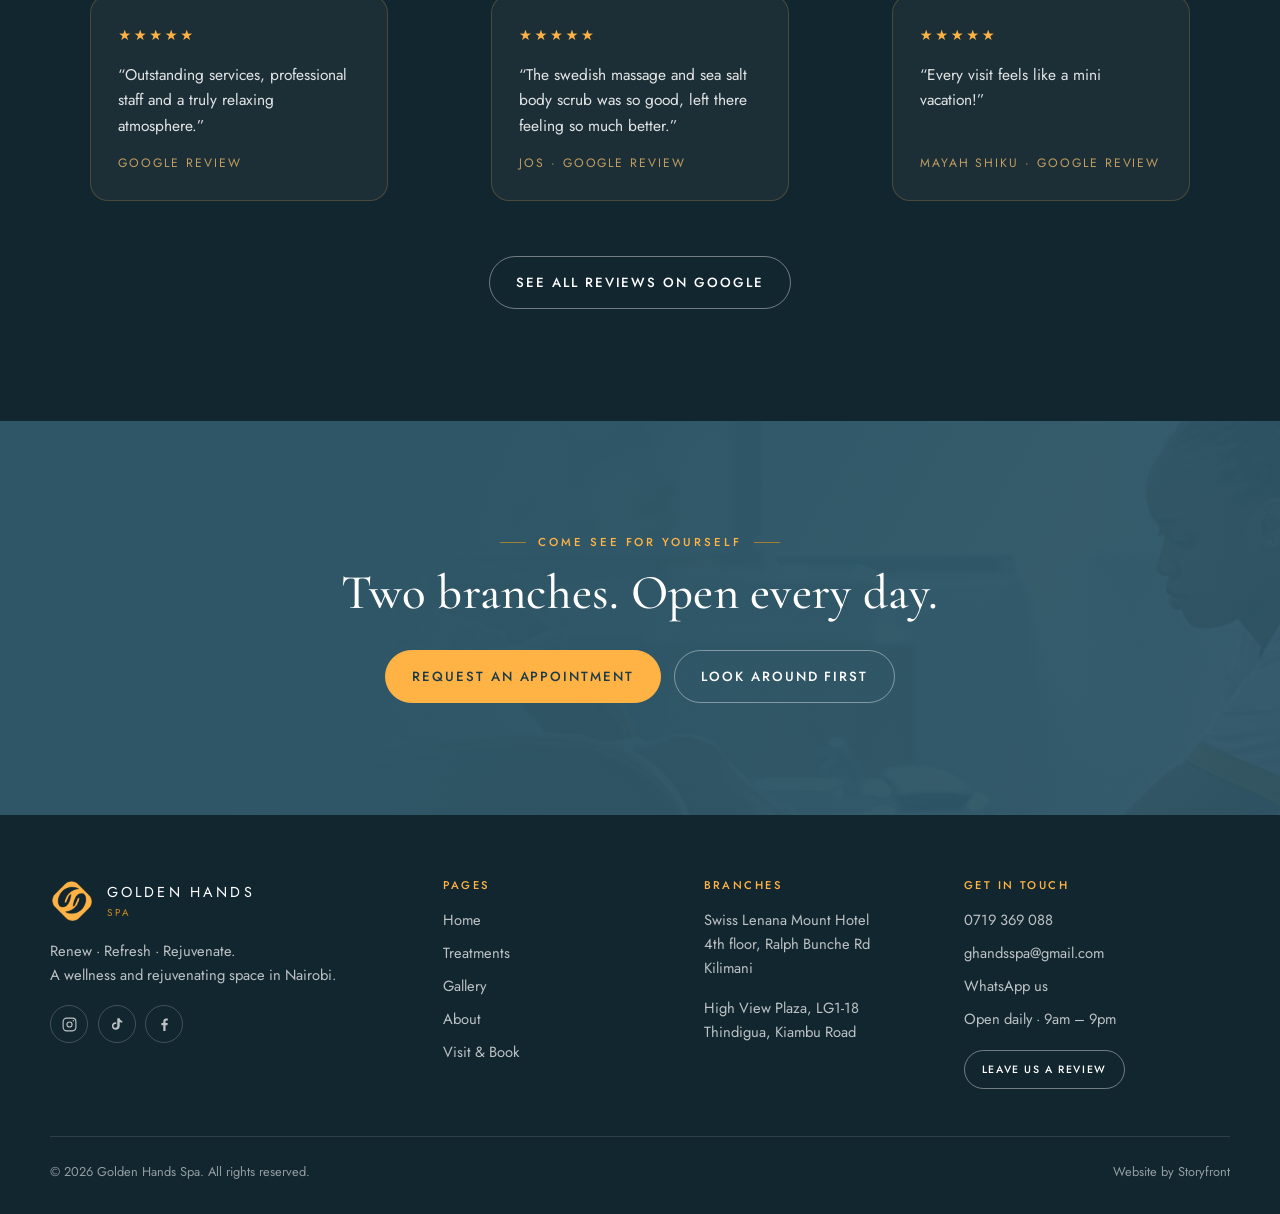
<file: about.html>
<!DOCTYPE html>
<html lang="en">
<head>
<meta charset="utf-8">
<meta name="viewport" content="width=device-width,initial-scale=1">
<title>About | Golden Hands Spa, Nairobi</title>
<meta name="description" content="Golden Hands Spa is a wellness and rejuvenating space in Nairobi — a professional spa in Kilimani and on Kiambu Road, rated 4.7 on Google. Renew. Refresh. Rejuvenate.">
<link rel="canonical" href="https://ignatius-kimeu.github.io/storyfront-golden-hands-spa/about.html">

<meta property="og:type" content="website">
<meta property="og:site_name" content="Golden Hands Spa">
<meta property="og:title" content="About | Golden Hands Spa, Nairobi">
<meta property="og:description" content="A professional spa in Kilimani and on Kiambu Road. Rated 4.7 on Google. Renew. Refresh. Rejuvenate.">
<meta property="og:url" content="https://ignatius-kimeu.github.io/storyfront-golden-hands-spa/about.html">
<meta property="og:image" content="https://ignatius-kimeu.github.io/storyfront-golden-hands-spa/og-image.jpg">
<meta property="og:image:width" content="1200">
<meta property="og:image:height" content="630">
<meta name="twitter:card" content="summary_large_image">
<meta name="twitter:title" content="About | Golden Hands Spa, Nairobi">
<meta name="twitter:description" content="A professional spa in Kilimani and on Kiambu Road. Rated 4.7 on Google.">
<meta name="twitter:image" content="https://ignatius-kimeu.github.io/storyfront-golden-hands-spa/og-image.jpg">
<meta name="theme-color" content="#2E5666">

<link rel="icon" href="favicon.ico" sizes="any">
<link rel="apple-touch-icon" href="apple-touch-icon.png">
<link rel="preconnect" href="https://fonts.googleapis.com">
<link rel="preconnect" href="https://fonts.gstatic.com" crossorigin>
<link href="https://fonts.googleapis.com/css2?family=Cormorant+Garamond:ital,wght@0,300;0,500;0,600;1,400&family=Jost:wght@300;400;500&display=swap" rel="stylesheet">
<link rel="stylesheet" href="assets/site.css?v=3">
</head>
<body>

<div id="splash">
  <div>
    <img class="sp-mark" src="images/mark.png" alt="" width="96" height="96">
    <div class="sp-word">Golden Hands Spa</div>
  </div>
</div>

<header class="hdr" data-top="true" data-over-dark="true">
  <div class="wrap hdr-in">
    <a class="brand" href="index.html" aria-label="Golden Hands Spa — home">
      <img src="images/mark.png" alt="" width="38" height="38">
      <span><span class="brand-name">Golden Hands</span><span class="brand-sub">Spa</span></span>
    </a>
    <nav class="nav" aria-label="Main">
      <a href="index.html">Home</a>
      <a href="services.html">Treatments</a>
      <a href="gallery.html">Gallery</a>
      <a href="about.html" aria-current="page">About</a>
      <a href="contact.html">Visit</a>
    </nav>
    <a class="btn btn--gold btn--desk" href="contact.html">Book now</a>
    <button class="burger" aria-label="Menu" aria-expanded="false" aria-controls="mnav"><span></span><span></span><span></span></button>
  </div>
</header>

<nav class="mnav" id="mnav" aria-label="Mobile">
  <a href="index.html">Home</a>
  <a href="services.html">Treatments</a>
  <a href="gallery.html">Gallery</a>
  <a href="about.html">About</a>
  <a href="contact.html">Visit &amp; Book</a>
  <a class="btn btn--gold" href="contact.html">Request an appointment</a>
</nav>

<main>

  <section class="pbanner">
    <img src="images/therapist-candlelit.jpg" alt="" aria-hidden="true" width="960" height="960">
    <div class="wrap pbanner__in">
      <p class="crumbs"><a href="index.html">Home</a> &nbsp;/&nbsp; About</p>
      <h1 class="rv">Golden hands, <br>and they mean it literally.</h1>
      <p class="lede rv" data-delay="90">“Truly they have golden hands.” — that line came from a guest's Google review, not from us. It's the shortest version of what we're trying to do here.</p>
    </div>
  </section>

  <!-- ============ STORY ============ -->
  <section class="sec">
    <div class="wrap grid g-2" style="gap:clamp(2rem,5vw,4rem);align-items:center">
      <div class="rv">
        <p class="eyebrow">Who we are</p>
        <h2>A wellness and rejuvenating space in Nairobi.</h2>
        <p class="lede">Golden Hands Spa is a professional spa — private treatment rooms, trained therapists, proper oils and a sauna, run to the same standard at both of our branches.</p>
        <p style="color:var(--muted)">We started on the 4th floor of the Swiss Lenana Mount Hotel on Ralph Bunche Road in Kilimani, tucked away from the street and next to the gym. It worked, so we opened a second home on Kiambu Road, at High View Plaza in Thindigua — same rooms, same therapists' training, same free sauna with every massage.</p>
        <p style="color:var(--muted)">Most of our guests find us through Instagram, walk in once, and then come back monthly. That's the entire business model, and it only holds if the treatment is good every single time.</p>
      </div>
      <div class="vwrap rv" data-delay="120">
        <video src="videos/spa-tour.mp4" poster="images/spa-tour-poster.jpg" muted playsinline loop preload="none" aria-label="A walk through the Golden Hands Spa Kiambu Road branch"></video>
        <button class="vsound" type="button" aria-label="Turn sound on">
          <svg class="snd-off" viewBox="0 0 24 24" fill="none" stroke="currentColor" stroke-width="1.7" stroke-linecap="round" aria-hidden="true"><path d="M11 5 6 9H3v6h3l5 4V5Z"/><path d="m17 9 4 6M21 9l-4 6"/></svg>
          <svg class="snd-on" style="display:none" viewBox="0 0 24 24" fill="none" stroke="currentColor" stroke-width="1.7" stroke-linecap="round" aria-hidden="true"><path d="M11 5 6 9H3v6h3l5 4V5Z"/><path d="M15.5 8.5a5 5 0 0 1 0 7M18.5 5.5a9 9 0 0 1 0 13"/></svg>
        </button>
      </div>
    </div>
  </section>

  <!-- ============ THREE WORDS ============ -->
  <section class="sec" style="background:var(--ivory-2)">
    <div class="wrap">
      <div class="center rv" style="margin-bottom:2.6rem">
        <p class="eyebrow">Three words we actually work to</p>
        <h2>Renew. Refresh. Rejuvenate.</h2>
      </div>
      <div class="grid g-3">
        <article class="pcard rv">
          <span class="num">01</span>
          <h3>Renew</h3>
          <p>Deep tissue, hot stone and reflexology for bodies that have been carrying something for too long. Pressure adjusted to you, not to a script.</p>
        </article>
        <article class="pcard rv" data-delay="90">
          <span class="num">02</span>
          <h3>Refresh</h3>
          <p>Coffee and sea salt scrubs, facials and the steam sauna. The part that makes you feel clean in a way a shower doesn't manage.</p>
        </article>
        <article class="pcard rv" data-delay="180">
          <span class="num">03</span>
          <h3>Rejuvenate</h3>
          <p>Nails, feet and the small finishing touches. You leave looking like you took the day off, even if you only took two hours.</p>
        </article>
      </div>
    </div>
  </section>

  <!-- ============ WHAT YOU GET ============ -->
  <section class="sec">
    <div class="wrap grid g-2" style="gap:clamp(2rem,5vw,4rem);align-items:center">
      <div class="rv" style="border-radius:var(--radius);overflow:hidden;box-shadow:var(--shadow)">
        <img src="images/treatment-room-swan.jpg" alt="A treatment room prepared before a guest arrives" loading="lazy" width="1080" height="720">
      </div>
      <div class="rv" data-delay="120">
        <p class="eyebrow">What's always true</p>
        <h2>The things we don't negotiate on</h2>
        <ul class="infolist" style="margin-top:1.4rem">
          <li>
            <svg viewBox="0 0 24 24" fill="none" stroke="currentColor" stroke-width="1.7" stroke-linecap="round" stroke-linejoin="round"><path d="M20 6 9 17l-5-5"/></svg>
            <span><b>Free sauna</b>Every massage includes a sauna session. Not a promotion — standard.</span>
          </li>
          <li>
            <svg viewBox="0 0 24 24" fill="none" stroke="currentColor" stroke-width="1.7" stroke-linecap="round" stroke-linejoin="round"><path d="M20 6 9 17l-5-5"/></svg>
            <span><b>Private rooms</b>Every treatment happens behind a closed door, including couples sessions.</span>
          </li>
          <li>
            <svg viewBox="0 0 24 24" fill="none" stroke="currentColor" stroke-width="1.7" stroke-linecap="round" stroke-linejoin="round"><path d="M20 6 9 17l-5-5"/></svg>
            <span><b>Open every day</b>9am to 9pm, seven days a week, at both branches.</span>
          </li>
          <li>
            <svg viewBox="0 0 24 24" fill="none" stroke="currentColor" stroke-width="1.7" stroke-linecap="round" stroke-linejoin="round"><path d="M20 6 9 17l-5-5"/></svg>
            <span><b>Men welcome</b>A full men's menu, not a shortened version of the women's one.</span>
          </li>
        </ul>
      </div>
    </div>
  </section>

  <!-- ============ REPUTATION ============ -->
  <section class="sec reviews">
    <div class="wrap center">
      <div class="rv">
        <p class="eyebrow">The receipts</p>
        <h2>4.7 stars, 38 reviews, and a lot of repeat guests</h2>
        <p class="lede" style="color:rgba(255,255,255,.82)">We'd rather show you the reviews than write our own copy about how good we are.</p>
      </div>
      <div class="grid g-3" style="margin-top:2.6rem;text-align:left">
        <figure class="rcard rv">
          <span class="stars" aria-label="5 out of 5">★★★★★</span>
          <p>“Outstanding services, professional staff and a truly relaxing atmosphere.”</p>
          <cite>Google review</cite>
        </figure>
        <figure class="rcard rv" data-delay="90">
          <span class="stars" aria-label="5 out of 5">★★★★★</span>
          <p>“The swedish massage and sea salt body scrub was so good, left there feeling so much better.”</p>
          <cite>Jos · Google review</cite>
        </figure>
        <figure class="rcard rv" data-delay="180">
          <span class="stars" aria-label="5 out of 5">★★★★★</span>
          <p>“Every visit feels like a mini vacation!”</p>
          <cite>Mayah Shiku · Google review</cite>
        </figure>
      </div>
      <div class="rv" style="margin-top:2.4rem">
        <a class="btn btn--onDark" href="https://www.google.com/maps/place/?q=place_id:ChIJxd9gHsARLxgRE6MtWg46vnw" target="_blank" rel="noopener">See all reviews on Google</a>
      </div>
    </div>
  </section>

  <!-- ============ CTA ============ -->
  <section class="cta sec">
    <img src="images/pedicure-lounge.jpg" alt="" loading="lazy" aria-hidden="true">
    <div class="wrap center rv">
      <p class="eyebrow" style="color:var(--amber)">Come see for yourself</p>
      <h2>Two branches. Open every day.</h2>
      <div style="display:flex;gap:.8rem;justify-content:center;flex-wrap:wrap;margin-top:1.8rem">
        <a class="btn btn--gold" href="contact.html">Request an appointment</a>
        <a class="btn btn--onDark" href="gallery.html">Look around first</a>
      </div>
    </div>
  </section>

</main>

<footer class="ftr">
  <div class="wrap">
    <div class="ftr__grid">
      <div>
        <div class="ftr__brand">
          <img src="images/mark.png" alt="" width="44" height="44">
          <span><b>Golden Hands</b><span>Spa</span></span>
        </div>
        <p>Renew · Refresh · Rejuvenate.<br>A wellness and rejuvenating space in Nairobi.</p>
        <div class="socials">
          <a href="https://www.instagram.com/golden_hands_spa_kenya/" target="_blank" rel="noopener" aria-label="Instagram"><svg viewBox="0 0 24 24" fill="none" stroke="currentColor" stroke-width="1.6"><rect x="3" y="3" width="18" height="18" rx="5"/><circle cx="12" cy="12" r="3.6"/><circle cx="17.4" cy="6.6" r="1" fill="currentColor" stroke="none"/></svg></a>
          <a href="https://www.tiktok.com/@golden_hands_spa_kenya" target="_blank" rel="noopener" aria-label="TikTok"><svg viewBox="0 0 24 24" fill="currentColor"><path d="M16.5 3c.3 2.1 1.6 3.6 3.7 3.8v2.4c-1.3.1-2.5-.2-3.7-.9v5.4c0 3.4-2.5 5.8-5.6 5.8-2.9 0-5.4-2.2-5.4-5.3 0-3.2 2.6-5.6 6.1-5.2v2.6c-.4-.1-.8-.2-1.2-.2-1.5 0-2.6 1.1-2.6 2.6 0 1.5 1.1 2.7 2.6 2.7 1.6 0 2.7-1.1 2.7-3V3h3.4Z"/></svg></a>
          <a href="https://www.facebook.com/goldenhandskenya/" target="_blank" rel="noopener" aria-label="Facebook"><svg viewBox="0 0 24 24" fill="currentColor"><path d="M13.5 21v-8h2.7l.4-3.1h-3.1V7.9c0-.9.25-1.5 1.55-1.5h1.65V3.6A22 22 0 0 0 14.3 3.5c-2.4 0-4 1.45-4 4.1v2.3H7.6V13h2.7v8h3.2Z"/></svg></a>
        </div>
      </div>
      <div>
        <h4>Pages</h4>
        <ul>
          <li><a href="index.html">Home</a></li>
          <li><a href="services.html">Treatments</a></li>
          <li><a href="gallery.html">Gallery</a></li>
          <li><a href="about.html">About</a></li>
          <li><a href="contact.html">Visit &amp; Book</a></li>
        </ul>
      </div>
      <div>
        <h4>Branches</h4>
        <ul>
          <li>Swiss Lenana Mount Hotel<br>4th floor, Ralph Bunche Rd<br>Kilimani</li>
          <li style="margin-top:.4rem">High View Plaza, LG1-18<br>Thindigua, Kiambu Road</li>
        </ul>
      </div>
      <div>
        <h4>Get in touch</h4>
        <ul>
          <li><a href="tel:+254719369088">0719 369 088</a></li>
          <li><a href="mailto:ghandsspa@gmail.com">ghandsspa@gmail.com</a></li>
          <li><a data-wa="Hello Golden Hands Spa 👋 I'd like to book a treatment.">WhatsApp us</a></li>
          <li>Open daily · 9am – 9pm</li>
          <li style="margin-top:.6rem"><a class="btn btn--onDark" style="padding:.6rem 1.05rem;font-size:.66rem" href="https://search.google.com/local/writereview?placeid=ChIJxd9gHsARLxgRE6MtWg46vnw" target="_blank" rel="noopener">Leave us a review</a></li>
        </ul>
      </div>
    </div>
    <div class="ftr__base">
      <span>© <span data-year>2026</span> Golden Hands Spa. All rights reserved.</span>
      <span>Website by <a href="#">Storyfront</a></span>
    </div>
  </div>
</footer>

<a class="fab" data-wa="Hello Golden Hands Spa 👋 I'd like to book a treatment. Could you share what's available this week?" aria-label="Chat with Golden Hands Spa on WhatsApp">
  <svg viewBox="0 0 24 24" fill="currentColor" aria-hidden="true"><path d="M12.04 2C6.58 2 2.13 6.45 2.13 11.91c0 1.75.46 3.45 1.32 4.95L2 22l5.25-1.38a9.9 9.9 0 0 0 4.79 1.22h.01c5.46 0 9.91-4.45 9.91-9.91C21.96 6.45 17.5 2 12.04 2Zm5.8 14.16c-.24.68-1.42 1.32-1.95 1.36-.5.04-.97.22-3.28-.68-2.77-1.09-4.51-3.93-4.65-4.11-.13-.18-1.1-1.46-1.1-2.79 0-1.33.7-1.98.95-2.25.24-.27.53-.34.71-.34.18 0 .35 0 .51.01.16.01.38-.06.6.46.23.55.77 1.89.84 2.03.07.14.11.3.02.48-.09.18-.14.29-.27.45-.13.16-.28.35-.4.47-.13.13-.27.28-.12.55.15.27.66 1.09 1.42 1.76.97.87 1.79 1.14 2.06 1.27.27.14.42.11.58-.07.16-.18.67-.78.85-1.05.18-.27.36-.22.6-.13.24.09 1.55.73 1.81.86.27.13.45.2.51.31.07.11.07.63-.17 1.31Z"/></svg>
  <span>WhatsApp</span>
</a>

<script src="assets/site.js?v=3"></script>
<script src="assets/live.js?v=3"></script>
</body>
</html>
</file>
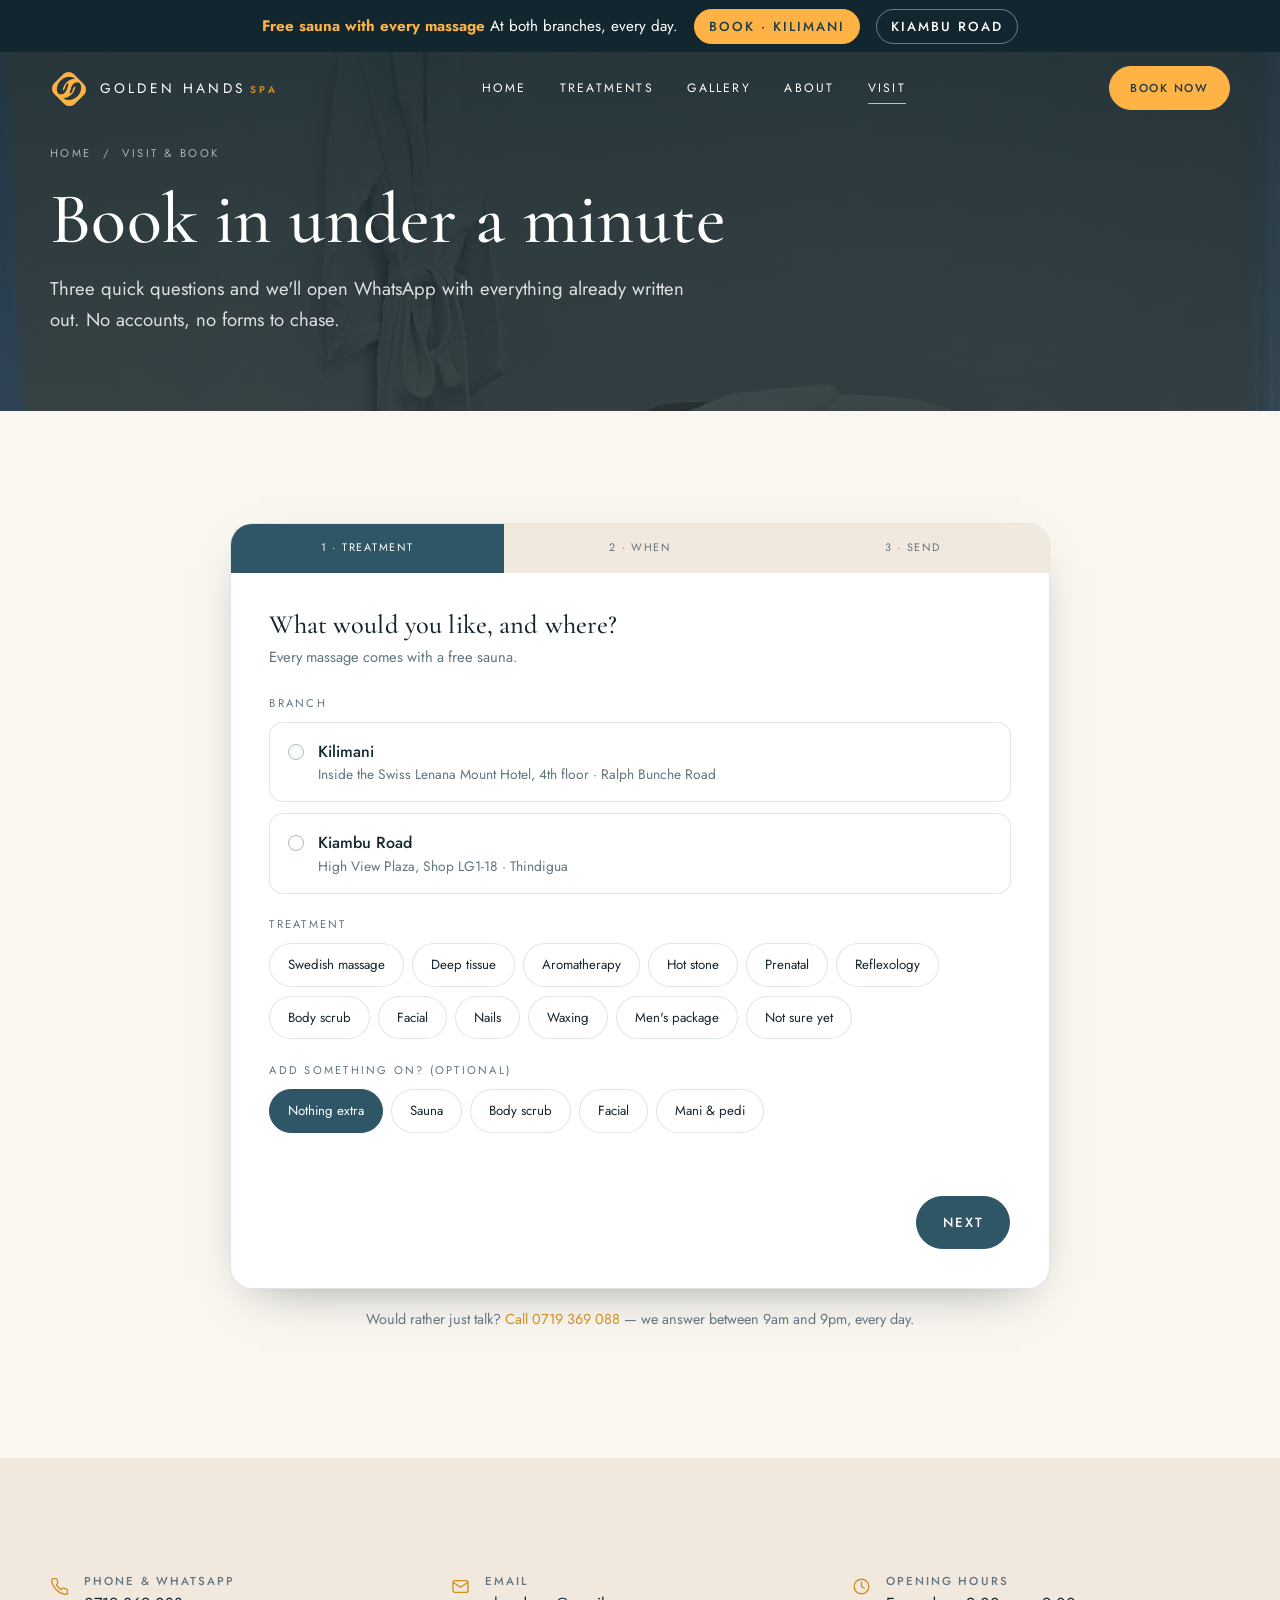
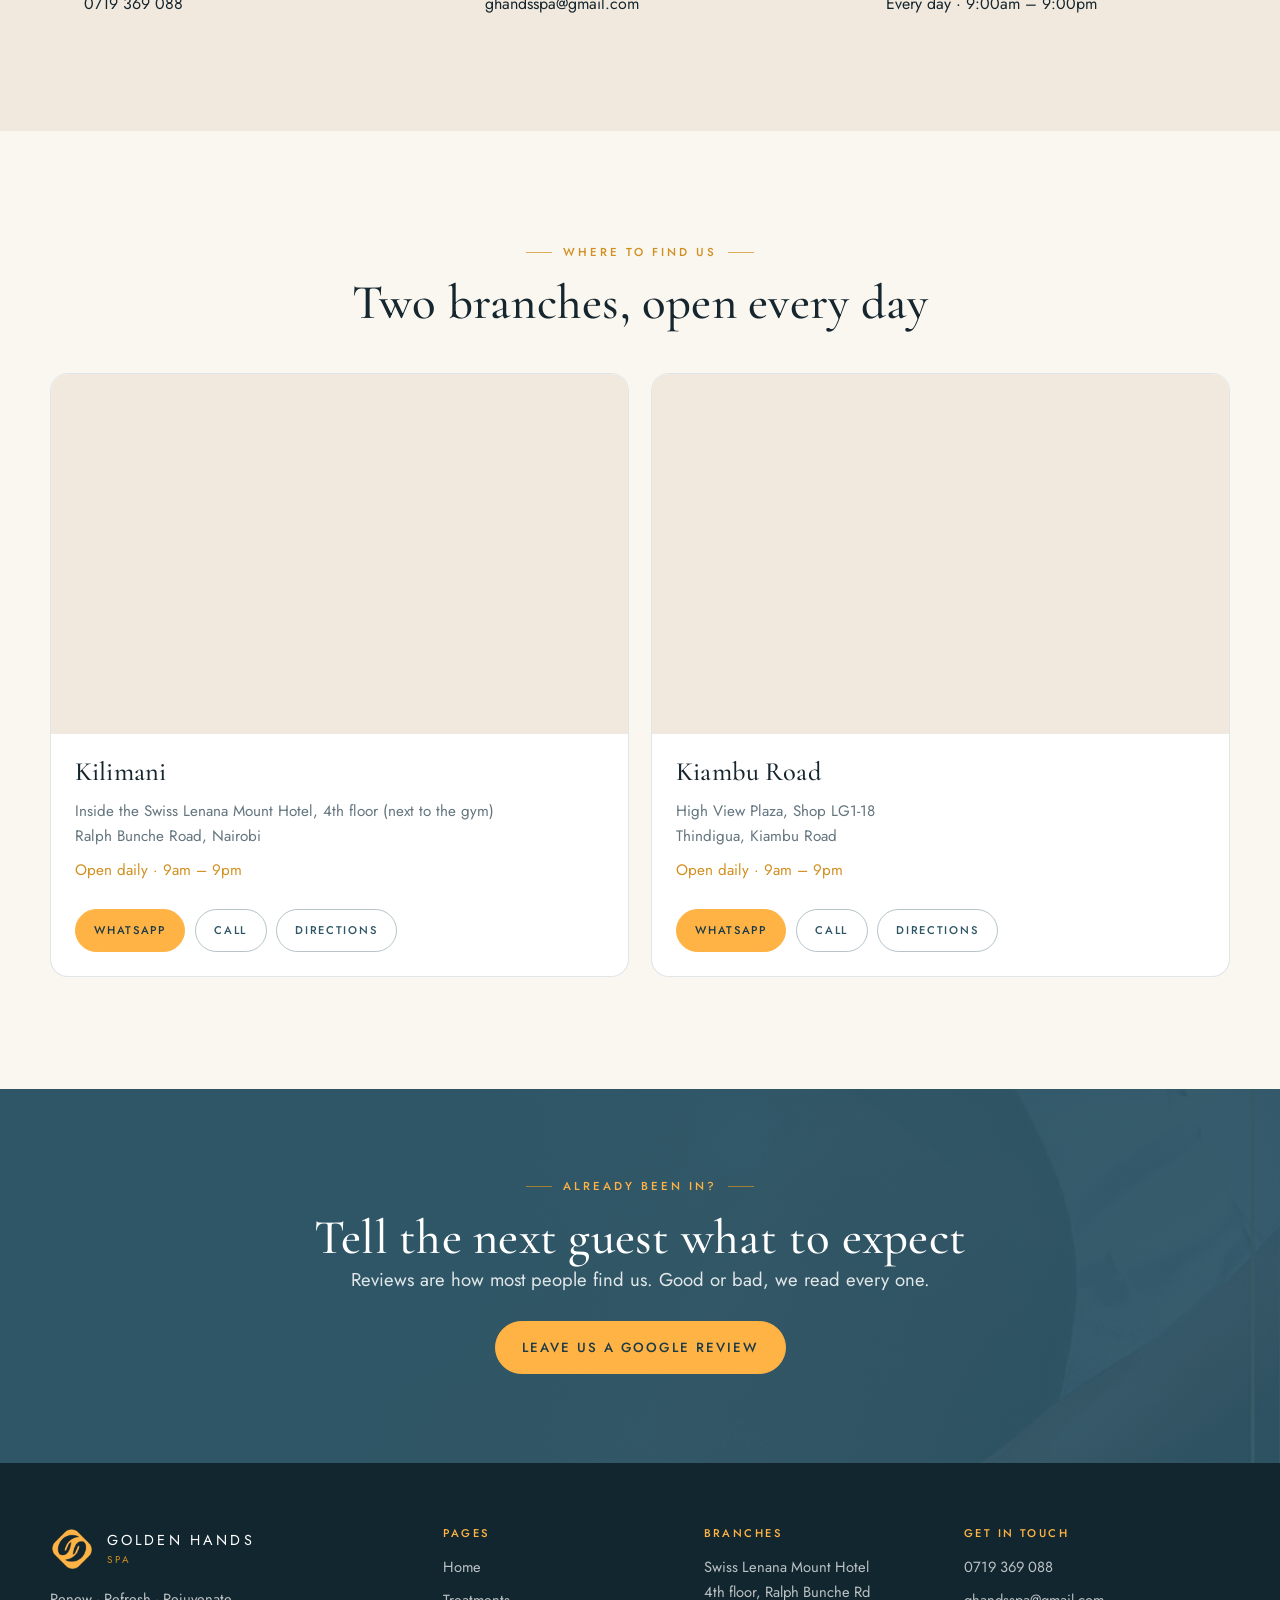
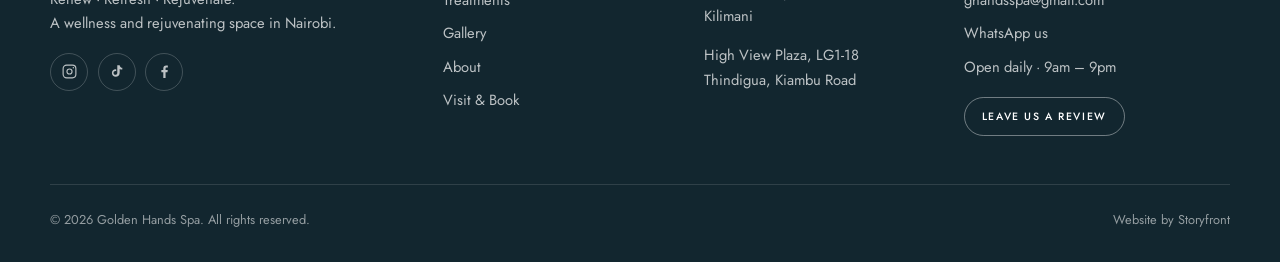
<file: contact.html>
<!DOCTYPE html>
<html lang="en">
<head>
<meta charset="utf-8">
<meta name="viewport" content="width=device-width,initial-scale=1">
<title>Book &amp; Visit | Golden Hands Spa, Nairobi</title>
<meta name="description" content="Request an appointment at Golden Hands Spa in under a minute. Kilimani — Swiss Lenana Mount Hotel, 4th floor. Kiambu Road — High View Plaza, Thindigua. Open daily 9am–9pm. Call 0719 369 088.">
<link rel="canonical" href="https://ignatius-kimeu.github.io/storyfront-golden-hands-spa/contact.html">

<meta property="og:type" content="website">
<meta property="og:site_name" content="Golden Hands Spa">
<meta property="og:title" content="Book &amp; Visit | Golden Hands Spa, Nairobi">
<meta property="og:description" content="Pick your branch, treatment and time — we'll confirm on WhatsApp. Open daily 9am–9pm in Kilimani and on Kiambu Road.">
<meta property="og:url" content="https://ignatius-kimeu.github.io/storyfront-golden-hands-spa/contact.html">
<meta property="og:image" content="https://ignatius-kimeu.github.io/storyfront-golden-hands-spa/og-image.jpg">
<meta property="og:image:width" content="1200">
<meta property="og:image:height" content="630">
<meta name="twitter:card" content="summary_large_image">
<meta name="twitter:title" content="Book &amp; Visit | Golden Hands Spa, Nairobi">
<meta name="twitter:description" content="Pick your branch, treatment and time — we'll confirm on WhatsApp.">
<meta name="twitter:image" content="https://ignatius-kimeu.github.io/storyfront-golden-hands-spa/og-image.jpg">
<meta name="theme-color" content="#2E5666">

<link rel="icon" href="favicon.ico" sizes="any">
<link rel="apple-touch-icon" href="apple-touch-icon.png">
<link rel="preconnect" href="https://fonts.googleapis.com">
<link rel="preconnect" href="https://fonts.gstatic.com" crossorigin>
<link href="https://fonts.googleapis.com/css2?family=Cormorant+Garamond:ital,wght@0,300;0,500;0,600;1,400&family=Jost:wght@300;400;500&display=swap" rel="stylesheet">
<link rel="stylesheet" href="assets/site.css?v=3">
</head>
<body>

<div id="splash">
  <div>
    <img class="sp-mark" src="images/mark.png" alt="" width="96" height="96">
    <div class="sp-word">Golden Hands Spa</div>
  </div>
</div>

<header class="hdr" data-top="true" data-over-dark="true">
  <div class="wrap hdr-in">
    <a class="brand" href="index.html" aria-label="Golden Hands Spa — home">
      <img src="images/mark.png" alt="" width="38" height="38">
      <span><span class="brand-name">Golden Hands</span><span class="brand-sub">Spa</span></span>
    </a>
    <nav class="nav" aria-label="Main">
      <a href="index.html">Home</a>
      <a href="services.html">Treatments</a>
      <a href="gallery.html">Gallery</a>
      <a href="about.html">About</a>
      <a href="contact.html" aria-current="page">Visit</a>
    </nav>
    <a class="btn btn--gold btn--desk" href="#book">Book now</a>
    <button class="burger" aria-label="Menu" aria-expanded="false" aria-controls="mnav"><span></span><span></span><span></span></button>
  </div>
</header>

<nav class="mnav" id="mnav" aria-label="Mobile">
  <a href="index.html">Home</a>
  <a href="services.html">Treatments</a>
  <a href="gallery.html">Gallery</a>
  <a href="about.html">About</a>
  <a href="contact.html">Visit &amp; Book</a>
  <a class="btn btn--gold" href="#book">Request an appointment</a>
</nav>

<main>

  <section class="pbanner">
    <img src="images/treatment-room-bright.jpg" alt="" aria-hidden="true" width="960" height="1200">
    <div class="wrap pbanner__in">
      <p class="crumbs"><a href="index.html">Home</a> &nbsp;/&nbsp; Visit &amp; Book</p>
      <h1 class="rv">Book in under a minute</h1>
      <p class="lede rv" data-delay="90">Three quick questions and we'll open WhatsApp with everything already written out. No accounts, no forms to chase.</p>
    </div>
  </section>

  <!-- ============ APPOINTMENT REQUEST (the one functional feature) ============ -->
  <section class="sec" id="booking">
    <div class="wrap" style="max-width:820px">
      <div class="book rv" id="book">
        <div class="book__bar" aria-hidden="true">
          <div data-on="true">1 · Treatment</div>
          <div>2 · When</div>
          <div>3 · Send</div>
        </div>
        <div class="book__body">

          <!-- STEP 1 -->
          <div class="step on">
            <h3>What would you like, and where?</h3>
            <p class="hint">Every massage comes with a free sauna.</p>

            <div class="field">
              <span class="flabel">Branch</span>
              <div class="opts">
                <button type="button" class="opt" data-group="branch" aria-pressed="false" data-value="Kilimani — Swiss Lenana Mount Hotel, 4th floor">
                  <span class="dot" aria-hidden="true"></span>
                  <span><b>Kilimani</b><small>Inside the Swiss Lenana Mount Hotel, 4th floor · Ralph Bunche Road</small></span>
                </button>
                <button type="button" class="opt" data-group="branch" aria-pressed="false" data-value="Kiambu Road — High View Plaza, Shop LG1-18, Thindigua">
                  <span class="dot" aria-hidden="true"></span>
                  <span><b>Kiambu Road</b><small>High View Plaza, Shop LG1-18 · Thindigua</small></span>
                </button>
              </div>
            </div>

            <div class="field">
              <span class="flabel">Treatment</span>
              <div class="chips">
                <button type="button" class="chip" data-group="service" aria-pressed="false" data-value="Swedish Massage">Swedish massage</button>
                <button type="button" class="chip" data-group="service" aria-pressed="false" data-value="Deep Tissue Massage">Deep tissue</button>
                <button type="button" class="chip" data-group="service" aria-pressed="false" data-value="Aromatherapy Massage">Aromatherapy</button>
                <button type="button" class="chip" data-group="service" aria-pressed="false" data-value="Hot Stone Massage">Hot stone</button>
                <button type="button" class="chip" data-group="service" aria-pressed="false" data-value="Prenatal Massage">Prenatal</button>
                <button type="button" class="chip" data-group="service" aria-pressed="false" data-value="Reflexology">Reflexology</button>
                <button type="button" class="chip" data-group="service" aria-pressed="false" data-value="Body Scrub (coffee or salt)">Body scrub</button>
                <button type="button" class="chip" data-group="service" aria-pressed="false" data-value="Facial">Facial</button>
                <button type="button" class="chip" data-group="service" aria-pressed="false" data-value="Nails (manicure / pedicure / gel / acrylic)">Nails</button>
                <button type="button" class="chip" data-group="service" aria-pressed="false" data-value="Waxing">Waxing</button>
                <button type="button" class="chip" data-group="service" aria-pressed="false" data-value="Men's package (#ManSpa)">Men's package</button>
                <button type="button" class="chip" data-group="service" aria-pressed="false" data-value="Not sure yet — please advise">Not sure yet</button>
              </div>
            </div>

            <div class="field">
              <span class="flabel">Add something on? (optional)</span>
              <div class="chips">
                <button type="button" class="chip" data-group="addon" aria-pressed="true" data-value="None">Nothing extra</button>
                <button type="button" class="chip" data-group="addon" aria-pressed="false" data-value="Sauna">Sauna</button>
                <button type="button" class="chip" data-group="addon" aria-pressed="false" data-value="Body scrub">Body scrub</button>
                <button type="button" class="chip" data-group="addon" aria-pressed="false" data-value="Facial">Facial</button>
                <button type="button" class="chip" data-group="addon" aria-pressed="false" data-value="Manicure &amp; pedicure">Mani &amp; pedi</button>
              </div>
            </div>

            <p class="err" role="alert"></p>
            <div class="book__nav">
              <span></span>
              <button type="button" class="btn" data-next>Next</button>
            </div>
          </div>

          <!-- STEP 2 -->
          <div class="step">
            <h3>When suits you?</h3>
            <p class="hint">We're open every day, 9am to 9pm. Happy hour runs Mon–Fri, 2–4pm.</p>

            <div class="two">
              <div class="field">
                <label for="gh-date">Preferred date</label>
                <input type="date" id="gh-date">
              </div>
              <div class="field">
                <span class="flabel">Who's coming?</span>
                <div class="chips">
                  <button type="button" class="chip" data-group="people" aria-pressed="true" data-value="1 person">Just me</button>
                  <button type="button" class="chip" data-group="people" aria-pressed="false" data-value="2 people (couples room)">Couple</button>
                  <button type="button" class="chip" data-group="people" aria-pressed="false" data-value="A group — please advise">A group</button>
                </div>
              </div>
            </div>

            <div class="field">
              <span class="flabel">Preferred time</span>
              <div class="chips">
                <button type="button" class="chip" data-group="time" aria-pressed="false" data-value="9:00 – 11:00 AM">9 – 11am</button>
                <button type="button" class="chip" data-group="time" aria-pressed="false" data-value="11:00 AM – 1:00 PM">11am – 1pm</button>
                <button type="button" class="chip" data-group="time" aria-pressed="false" data-value="2:00 – 4:00 PM (happy hour)">2 – 4pm · happy hour</button>
                <button type="button" class="chip" data-group="time" aria-pressed="false" data-value="4:00 – 6:00 PM">4 – 6pm</button>
                <button type="button" class="chip" data-group="time" aria-pressed="false" data-value="6:00 – 8:30 PM">6 – 8.30pm</button>
                <button type="button" class="chip" data-group="time" aria-pressed="false" data-value="Flexible — whatever is free">I'm flexible</button>
              </div>
            </div>

            <p class="err" role="alert"></p>
            <div class="book__nav">
              <button type="button" class="btn btn--ghost" data-back>Back</button>
              <button type="button" class="btn" data-next>Next</button>
            </div>
          </div>

          <!-- STEP 3 -->
          <div class="step">
            <h3>Almost done</h3>
            <p class="hint">Check it over, add your name, and we'll open WhatsApp with the message ready to send.</p>

            <div class="summary">
              <dl>
                <dt>Branch</dt><dd id="s-branch">—</dd>
                <dt>Treatment</dt><dd id="s-service">—</dd>
                <dt>When</dt><dd id="s-when">—</dd>
                <dt>Guests</dt><dd id="s-who">—</dd>
              </dl>
            </div>

            <div class="two">
              <div class="field">
                <label for="gh-name">Your name</label>
                <input type="text" id="gh-name" autocomplete="name" placeholder="e.g. Wanjiru">
              </div>
              <div class="field">
                <label for="gh-phone">Callback number (optional)</label>
                <input type="tel" id="gh-phone" autocomplete="tel" placeholder="07xx xxx xxx">
              </div>
            </div>
            <div class="field">
              <label for="gh-notes">Anything we should know? (optional)</label>
              <textarea id="gh-notes" placeholder="Pressure preference, a sore shoulder, an occasion, allergies…"></textarea>
            </div>

            <p class="err" role="alert"></p>
            <div class="book__nav">
              <button type="button" class="btn btn--ghost" data-back>Back</button>
              <button type="button" class="btn btn--gold" id="gh-send">
                <svg viewBox="0 0 24 24" fill="currentColor" aria-hidden="true"><path d="M12.04 2C6.58 2 2.13 6.45 2.13 11.91c0 1.75.46 3.45 1.32 4.95L2 22l5.25-1.38a9.9 9.9 0 0 0 4.79 1.22h.01c5.46 0 9.91-4.45 9.91-9.91C21.96 6.45 17.5 2 12.04 2Zm5.8 14.16c-.24.68-1.42 1.32-1.95 1.36-.5.04-.97.22-3.28-.68-2.77-1.09-4.51-3.93-4.65-4.11-.13-.18-1.1-1.46-1.1-2.79 0-1.33.7-1.98.95-2.25.24-.27.53-.34.71-.34.18 0 .35 0 .51.01.16.01.38-.06.6.46.23.55.77 1.89.84 2.03.07.14.11.3.02.48-.09.18-.14.29-.27.45-.13.16-.28.35-.4.47-.13.13-.27.28-.12.55.15.27.66 1.09 1.42 1.76.97.87 1.79 1.14 2.06 1.27.27.14.42.11.58-.07.16-.18.67-.78.85-1.05.18-.27.36-.22.6-.13.24.09 1.55.73 1.81.86.27.13.45.2.51.31.07.11.07.63-.17 1.31Z"/></svg>
                Send on WhatsApp
              </button>
            </div>
          </div>

        </div>
      </div>

      <p class="center rv" style="color:var(--muted);font-size:.9rem;margin-top:1.2rem">
        Would rather just talk? <a href="tel:+254719369088" style="color:var(--gold)">Call 0719 369 088</a> — we answer between 9am and 9pm, every day.
      </p>
    </div>
  </section>

  <!-- ============ CONTACT DETAILS ============ -->
  <section class="sec--tight" style="background:var(--ivory-2)">
    <div class="wrap grid g-3" style="padding-block:2.6rem">
      <div class="rv">
        <ul class="infolist">
          <li>
            <svg viewBox="0 0 24 24" fill="none" stroke="currentColor" stroke-width="1.7" stroke-linecap="round" stroke-linejoin="round"><path d="M22 16.9v3a2 2 0 0 1-2.2 2 19.8 19.8 0 0 1-8.6-3.1 19.5 19.5 0 0 1-6-6A19.8 19.8 0 0 1 2.1 4.2 2 2 0 0 1 4.1 2h3a2 2 0 0 1 2 1.7c.1 1 .4 1.9.7 2.8a2 2 0 0 1-.5 2.1L8.1 9.9a16 16 0 0 0 6 6l1.3-1.3a2 2 0 0 1 2.1-.4c.9.3 1.8.6 2.8.7a2 2 0 0 1 1.7 2Z"/></svg>
            <span><b>Phone &amp; WhatsApp</b><a href="tel:+254719369088">0719 369 088</a></span>
          </li>
        </ul>
      </div>
      <div class="rv" data-delay="80">
        <ul class="infolist">
          <li>
            <svg viewBox="0 0 24 24" fill="none" stroke="currentColor" stroke-width="1.7" stroke-linecap="round" stroke-linejoin="round"><rect x="2.5" y="4.5" width="19" height="15" rx="2.5"/><path d="m3 7 9 6 9-6"/></svg>
            <span><b>Email</b><a href="mailto:ghandsspa@gmail.com">ghandsspa@gmail.com</a></span>
          </li>
        </ul>
      </div>
      <div class="rv" data-delay="160">
        <ul class="infolist">
          <li>
            <svg viewBox="0 0 24 24" fill="none" stroke="currentColor" stroke-width="1.7" stroke-linecap="round" stroke-linejoin="round"><circle cx="12" cy="12" r="9.2"/><path d="M12 6.6V12l3.6 2.2"/></svg>
            <span><b>Opening hours</b>Every day · 9:00am – 9:00pm</span>
          </li>
        </ul>
      </div>
    </div>
  </section>

  <!-- ============ BRANCHES + MAPS ============ -->
  <section class="sec">
    <div class="wrap">
      <div class="center rv" style="margin-bottom:2.6rem">
        <p class="eyebrow">Where to find us</p>
        <h2>Two branches, open every day</h2>
      </div>
      <div class="grid g-2">
        <article class="branch rv">
          <div class="branch__map">
            <iframe title="Map to Golden Hands Spa, Kilimani" src="https://maps.google.com/maps?q=Golden%20Hands%20Spa%2C%20Ralph%20Bunche%20Road%2C%20Nairobi&z=16&output=embed" loading="lazy" referrerpolicy="no-referrer-when-downgrade"></iframe>
          </div>
          <div class="branch__body">
            <h3>Kilimani</h3>
            <p>Inside the Swiss Lenana Mount Hotel, 4th floor (next to the gym)<br>Ralph Bunche Road, Nairobi</p>
            <p style="color:var(--gold)">Open daily · 9am – 9pm</p>
            <div class="branch__acts">
              <a class="btn btn--gold" data-wa="Hello Golden Hands Spa 👋 I'd like to book at the Kilimani branch (Swiss Lenana Mount Hotel). What's available?">WhatsApp</a>
              <a class="btn btn--ghost" href="tel:+254719369088">Call</a>
              <a class="btn btn--ghost" href="https://www.google.com/maps/place/?q=place_id:ChIJxd9gHsARLxgRE6MtWg46vnw" target="_blank" rel="noopener">Directions</a>
            </div>
          </div>
        </article>
        <article class="branch rv" data-delay="120">
          <div class="branch__map">
            <iframe title="Map to Golden Hands Spa, Kiambu Road" src="https://maps.google.com/maps?q=High+View+Plaza+%26+Rubis+Petrol+Station+Kiambu+Road&z=17&output=embed" loading="lazy" referrerpolicy="no-referrer-when-downgrade"></iframe>
          </div>
          <div class="branch__body">
            <h3>Kiambu Road</h3>
            <p>High View Plaza, Shop LG1-18<br>Thindigua, Kiambu Road</p>
            <p style="color:var(--gold)">Open daily · 9am – 9pm</p>
            <div class="branch__acts">
              <a class="btn btn--gold" data-wa="Hello Golden Hands Spa 👋 I'd like to book at the Kiambu Road branch (High View Plaza, Thindigua). What's available?">WhatsApp</a>
              <a class="btn btn--ghost" href="tel:+254719369088">Call</a>
              <a class="btn btn--ghost" href="https://www.google.com/maps/place/High+View+Plaza+%26+Rubis+Petrol+Station+Kiambu+Road/@-1.1972248,36.8367389,17z" target="_blank" rel="noopener">Directions</a>
            </div>
          </div>
        </article>
      </div>
    </div>
  </section>

  <!-- ============ REVIEW CTA ============ -->
  <section class="cta sec--tight">
    <img src="images/back-massage.jpg" alt="" loading="lazy" aria-hidden="true">
    <div class="wrap center rv" style="padding-block:1rem">
      <p class="eyebrow" style="color:var(--amber)">Already been in?</p>
      <h2>Tell the next guest what to expect</h2>
      <p class="lede">Reviews are how most people find us. Good or bad, we read every one.</p>
      <div style="margin-top:1.6rem">
        <a class="btn btn--gold" href="https://search.google.com/local/writereview?placeid=ChIJxd9gHsARLxgRE6MtWg46vnw" target="_blank" rel="noopener">Leave us a Google review</a>
      </div>
    </div>
  </section>

</main>

<footer class="ftr">
  <div class="wrap">
    <div class="ftr__grid">
      <div>
        <div class="ftr__brand">
          <img src="images/mark.png" alt="" width="44" height="44">
          <span><b>Golden Hands</b><span>Spa</span></span>
        </div>
        <p>Renew · Refresh · Rejuvenate.<br>A wellness and rejuvenating space in Nairobi.</p>
        <div class="socials">
          <a href="https://www.instagram.com/golden_hands_spa_kenya/" target="_blank" rel="noopener" aria-label="Instagram"><svg viewBox="0 0 24 24" fill="none" stroke="currentColor" stroke-width="1.6"><rect x="3" y="3" width="18" height="18" rx="5"/><circle cx="12" cy="12" r="3.6"/><circle cx="17.4" cy="6.6" r="1" fill="currentColor" stroke="none"/></svg></a>
          <a href="https://www.tiktok.com/@golden_hands_spa_kenya" target="_blank" rel="noopener" aria-label="TikTok"><svg viewBox="0 0 24 24" fill="currentColor"><path d="M16.5 3c.3 2.1 1.6 3.6 3.7 3.8v2.4c-1.3.1-2.5-.2-3.7-.9v5.4c0 3.4-2.5 5.8-5.6 5.8-2.9 0-5.4-2.2-5.4-5.3 0-3.2 2.6-5.6 6.1-5.2v2.6c-.4-.1-.8-.2-1.2-.2-1.5 0-2.6 1.1-2.6 2.6 0 1.5 1.1 2.7 2.6 2.7 1.6 0 2.7-1.1 2.7-3V3h3.4Z"/></svg></a>
          <a href="https://www.facebook.com/goldenhandskenya/" target="_blank" rel="noopener" aria-label="Facebook"><svg viewBox="0 0 24 24" fill="currentColor"><path d="M13.5 21v-8h2.7l.4-3.1h-3.1V7.9c0-.9.25-1.5 1.55-1.5h1.65V3.6A22 22 0 0 0 14.3 3.5c-2.4 0-4 1.45-4 4.1v2.3H7.6V13h2.7v8h3.2Z"/></svg></a>
        </div>
      </div>
      <div>
        <h4>Pages</h4>
        <ul>
          <li><a href="index.html">Home</a></li>
          <li><a href="services.html">Treatments</a></li>
          <li><a href="gallery.html">Gallery</a></li>
          <li><a href="about.html">About</a></li>
          <li><a href="contact.html">Visit &amp; Book</a></li>
        </ul>
      </div>
      <div>
        <h4>Branches</h4>
        <ul>
          <li>Swiss Lenana Mount Hotel<br>4th floor, Ralph Bunche Rd<br>Kilimani</li>
          <li style="margin-top:.4rem">High View Plaza, LG1-18<br>Thindigua, Kiambu Road</li>
        </ul>
      </div>
      <div>
        <h4>Get in touch</h4>
        <ul>
          <li><a href="tel:+254719369088">0719 369 088</a></li>
          <li><a href="mailto:ghandsspa@gmail.com">ghandsspa@gmail.com</a></li>
          <li><a data-wa="Hello Golden Hands Spa 👋 I'd like to book a treatment.">WhatsApp us</a></li>
          <li>Open daily · 9am – 9pm</li>
          <li style="margin-top:.6rem"><a class="btn btn--onDark" style="padding:.6rem 1.05rem;font-size:.66rem" href="https://search.google.com/local/writereview?placeid=ChIJxd9gHsARLxgRE6MtWg46vnw" target="_blank" rel="noopener">Leave us a review</a></li>
        </ul>
      </div>
    </div>
    <div class="ftr__base">
      <span>© <span data-year>2026</span> Golden Hands Spa. All rights reserved.</span>
      <span>Website by <a href="#">Storyfront</a></span>
    </div>
  </div>
</footer>

<a class="fab" data-wa="Hello Golden Hands Spa 👋 I'd like to book a treatment. Could you share what's available this week?" aria-label="Chat with Golden Hands Spa on WhatsApp">
  <svg viewBox="0 0 24 24" fill="currentColor" aria-hidden="true"><path d="M12.04 2C6.58 2 2.13 6.45 2.13 11.91c0 1.75.46 3.45 1.32 4.95L2 22l5.25-1.38a9.9 9.9 0 0 0 4.79 1.22h.01c5.46 0 9.91-4.45 9.91-9.91C21.96 6.45 17.5 2 12.04 2Zm5.8 14.16c-.24.68-1.42 1.32-1.95 1.36-.5.04-.97.22-3.28-.68-2.77-1.09-4.51-3.93-4.65-4.11-.13-.18-1.1-1.46-1.1-2.79 0-1.33.7-1.98.95-2.25.24-.27.53-.34.71-.34.18 0 .35 0 .51.01.16.01.38-.06.6.46.23.55.77 1.89.84 2.03.07.14.11.3.02.48-.09.18-.14.29-.27.45-.13.16-.28.35-.4.47-.13.13-.27.28-.12.55.15.27.66 1.09 1.42 1.76.97.87 1.79 1.14 2.06 1.27.27.14.42.11.58-.07.16-.18.67-.78.85-1.05.18-.27.36-.22.6-.13.24.09 1.55.73 1.81.86.27.13.45.2.51.31.07.11.07.63-.17 1.31Z"/></svg>
  <span>WhatsApp</span>
</a>

<script src="assets/site.js?v=3"></script>
<script src="assets/live.js?v=3"></script>
</body>
</html>
</file>
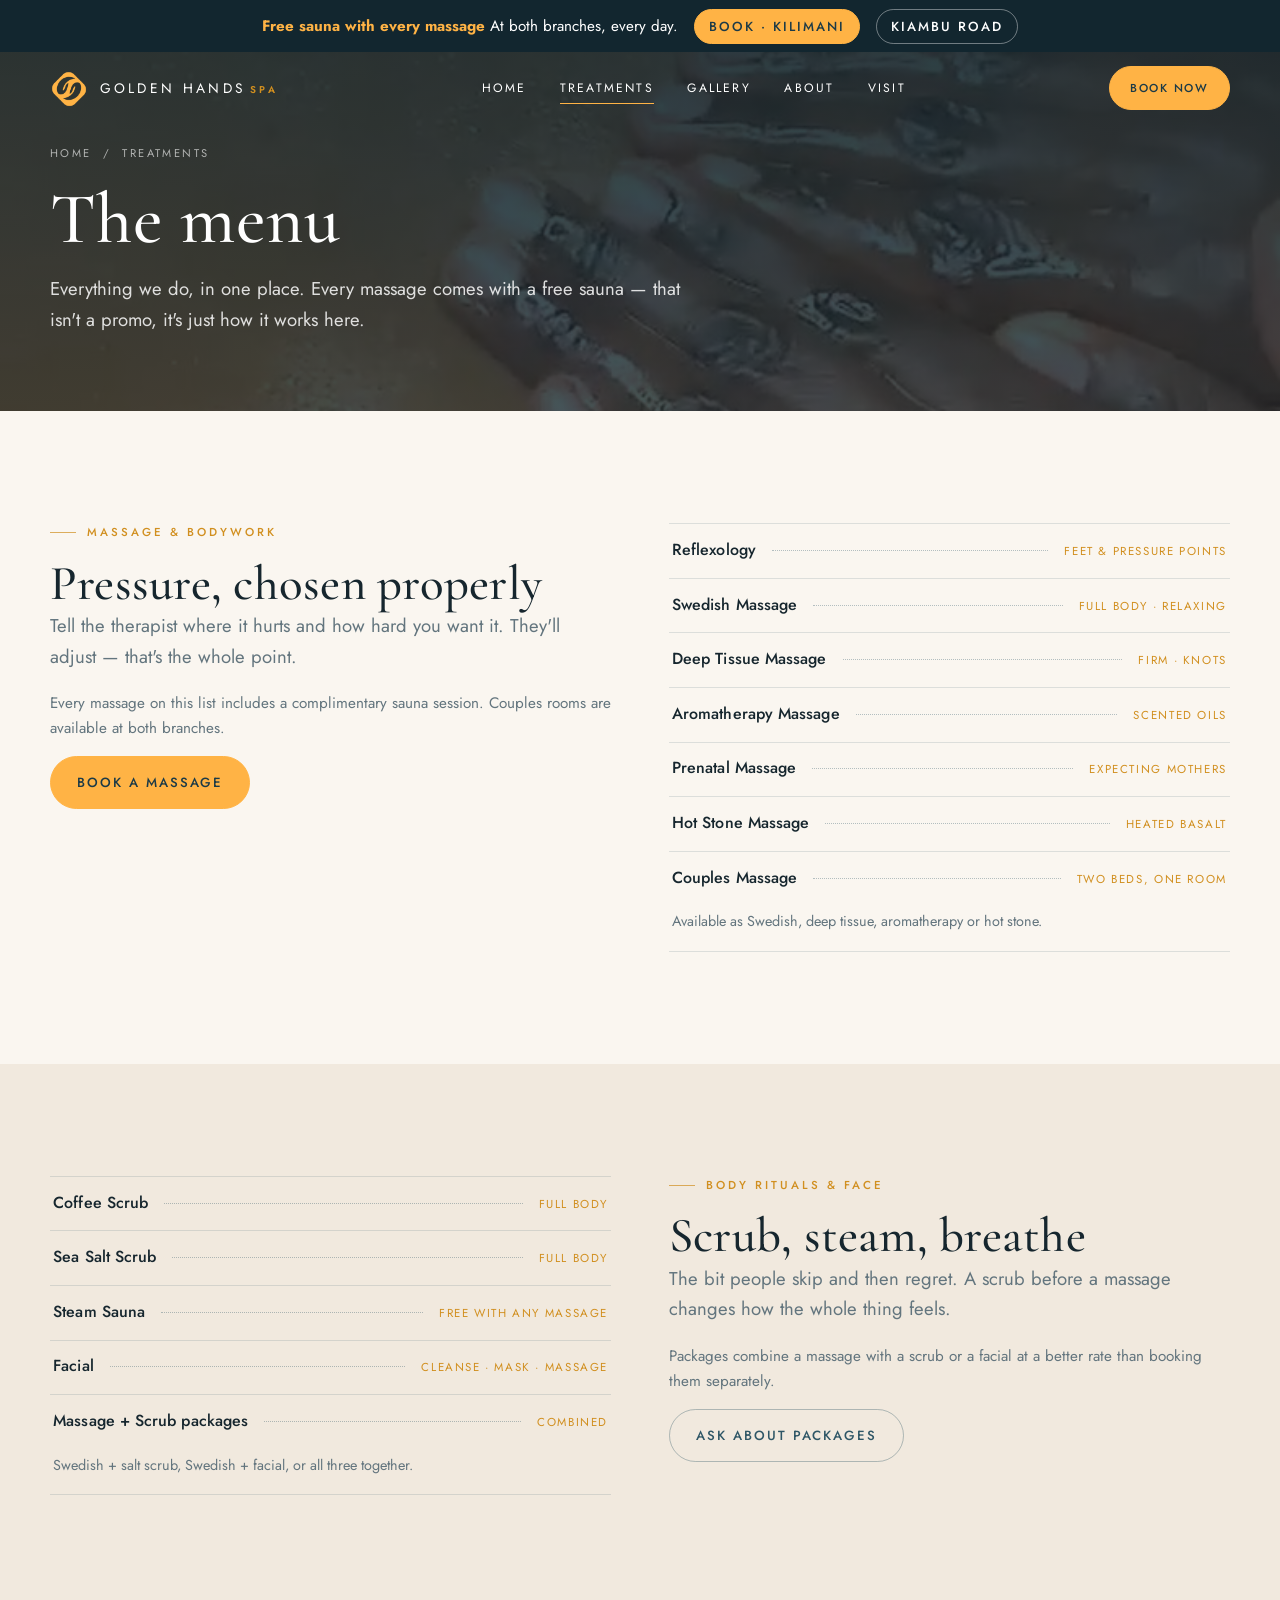
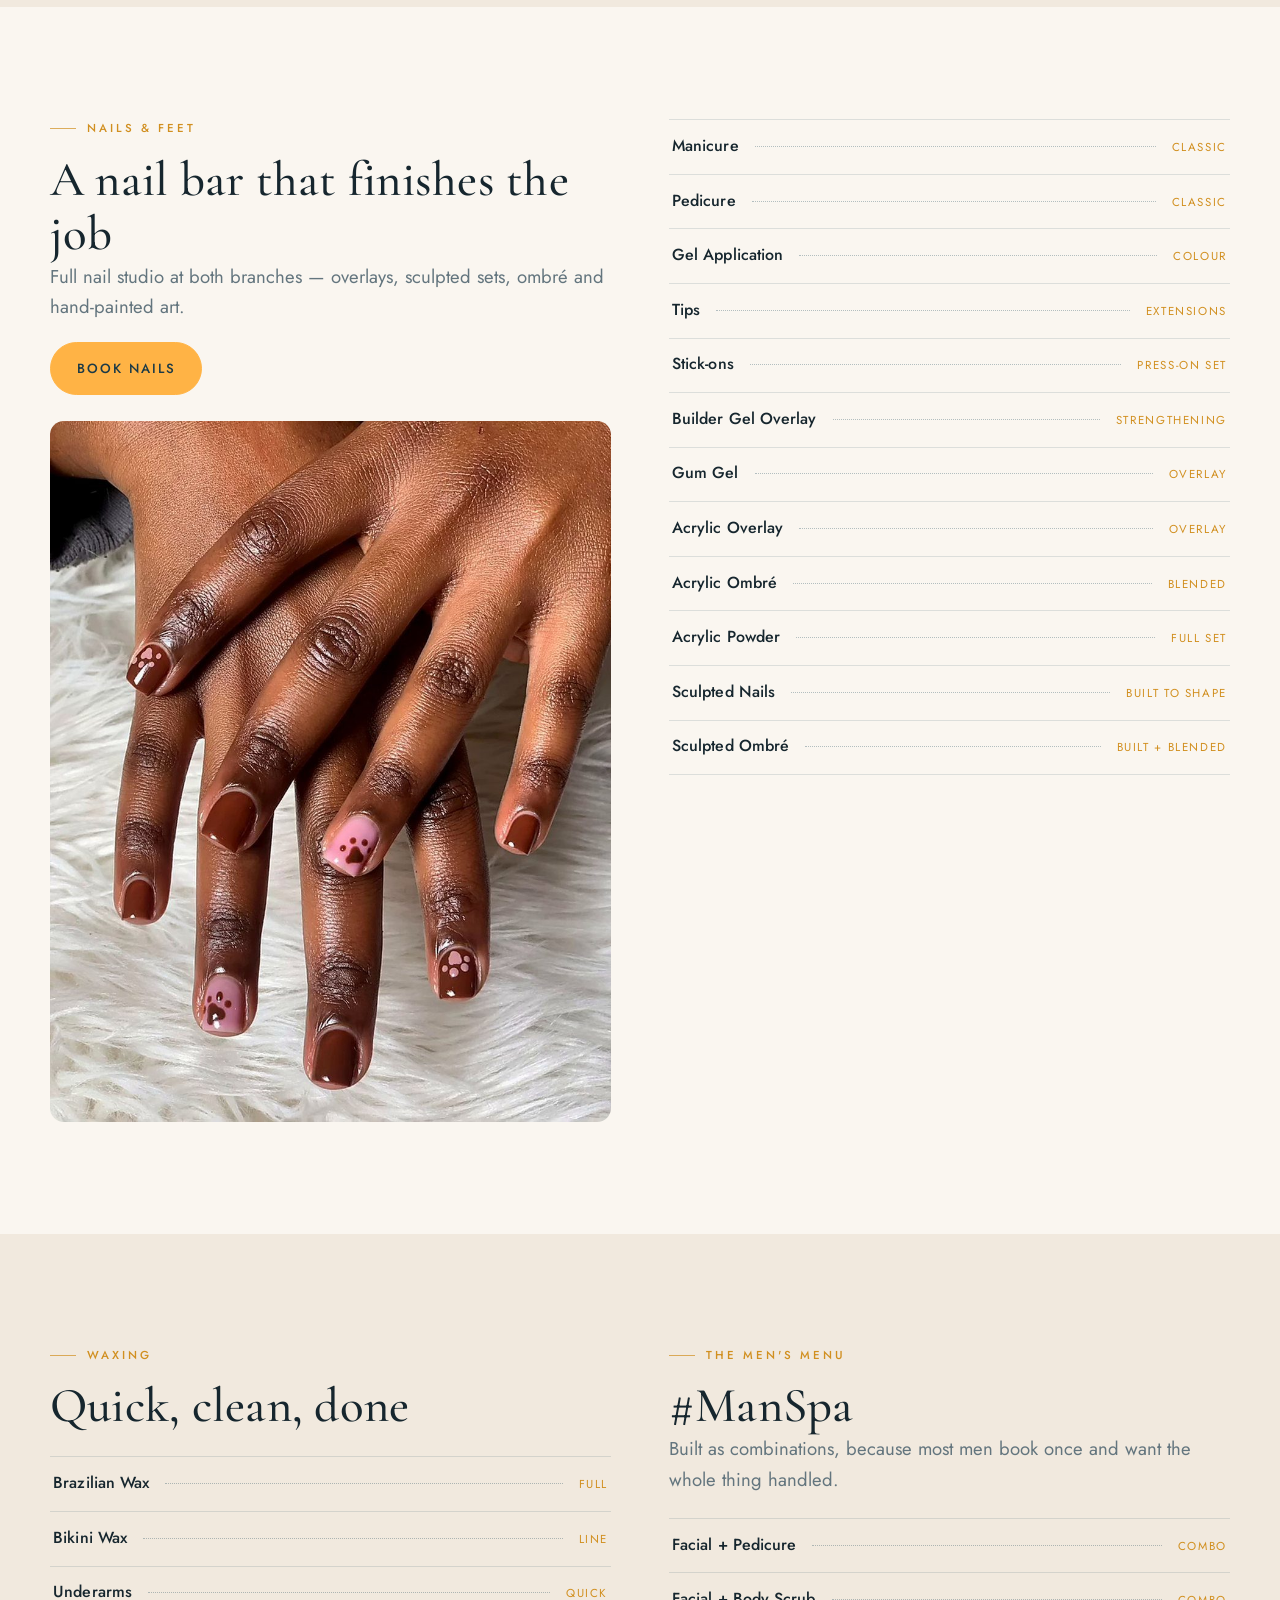
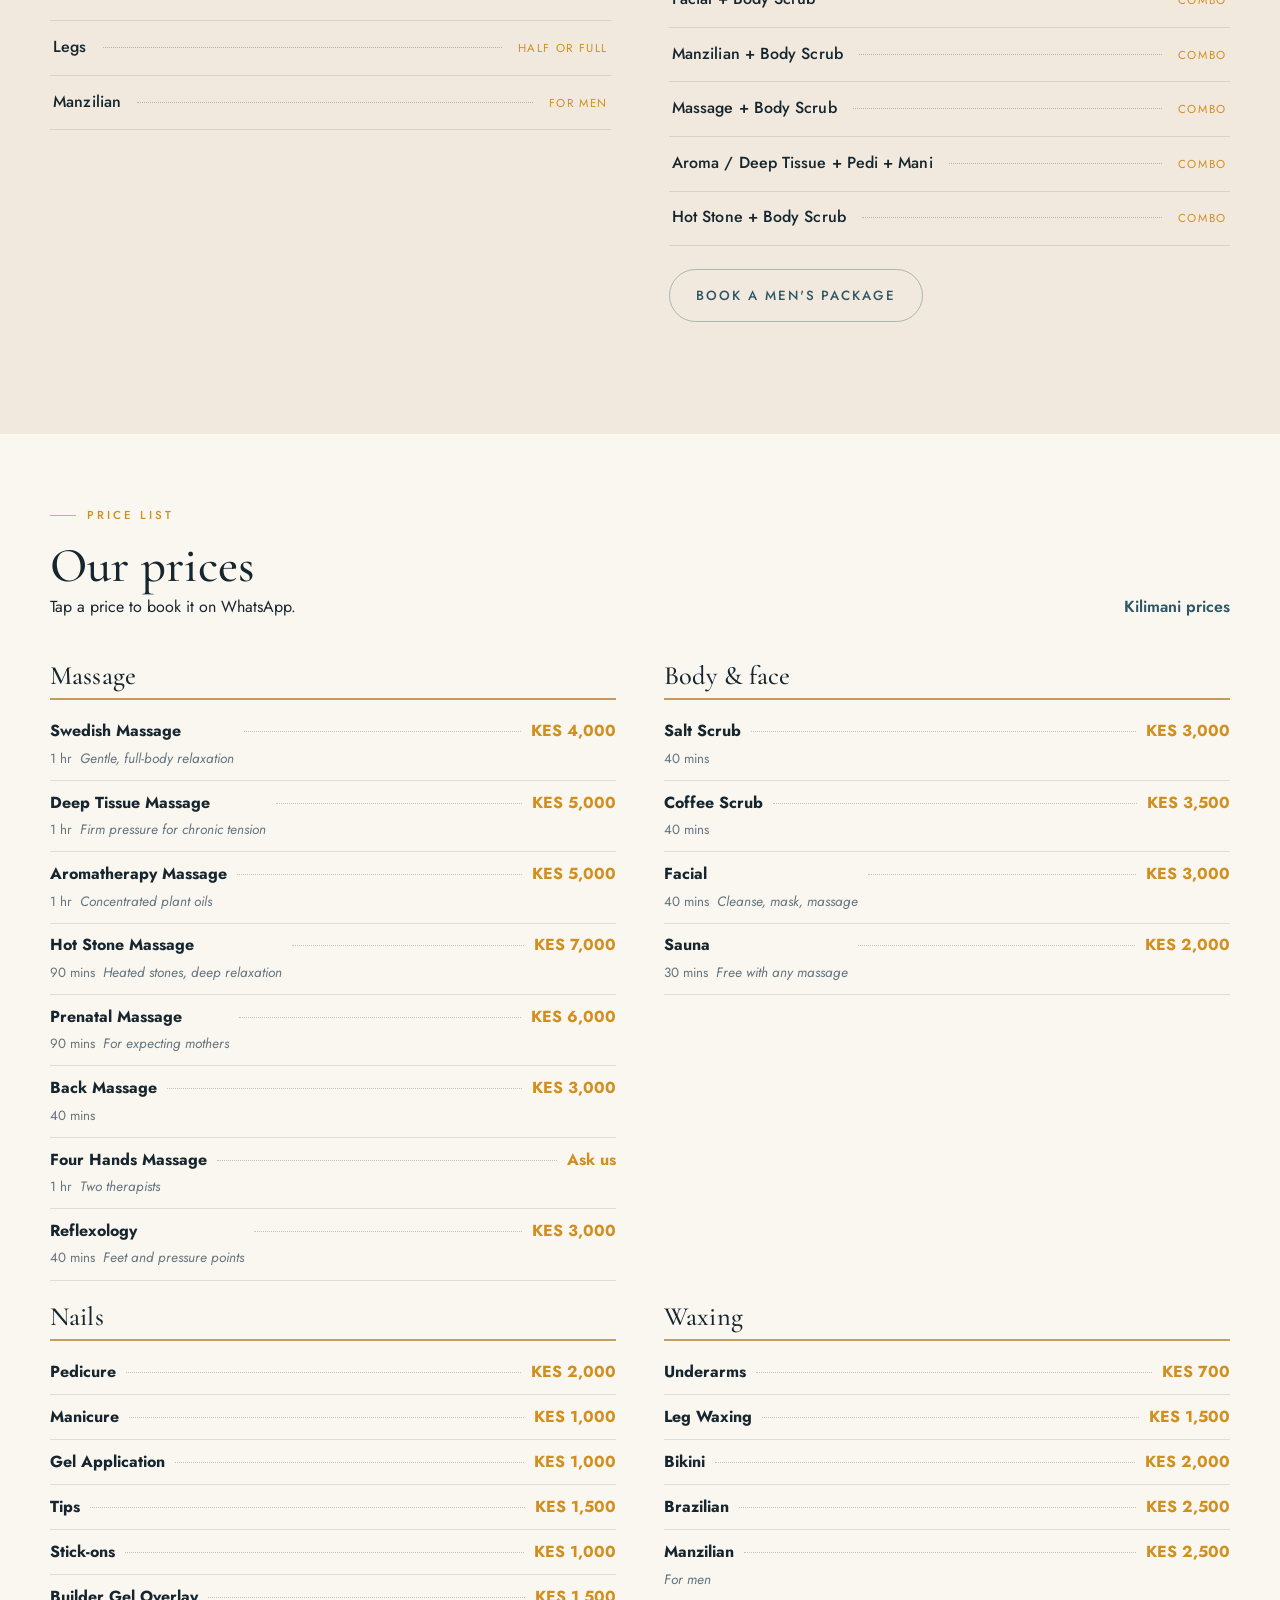
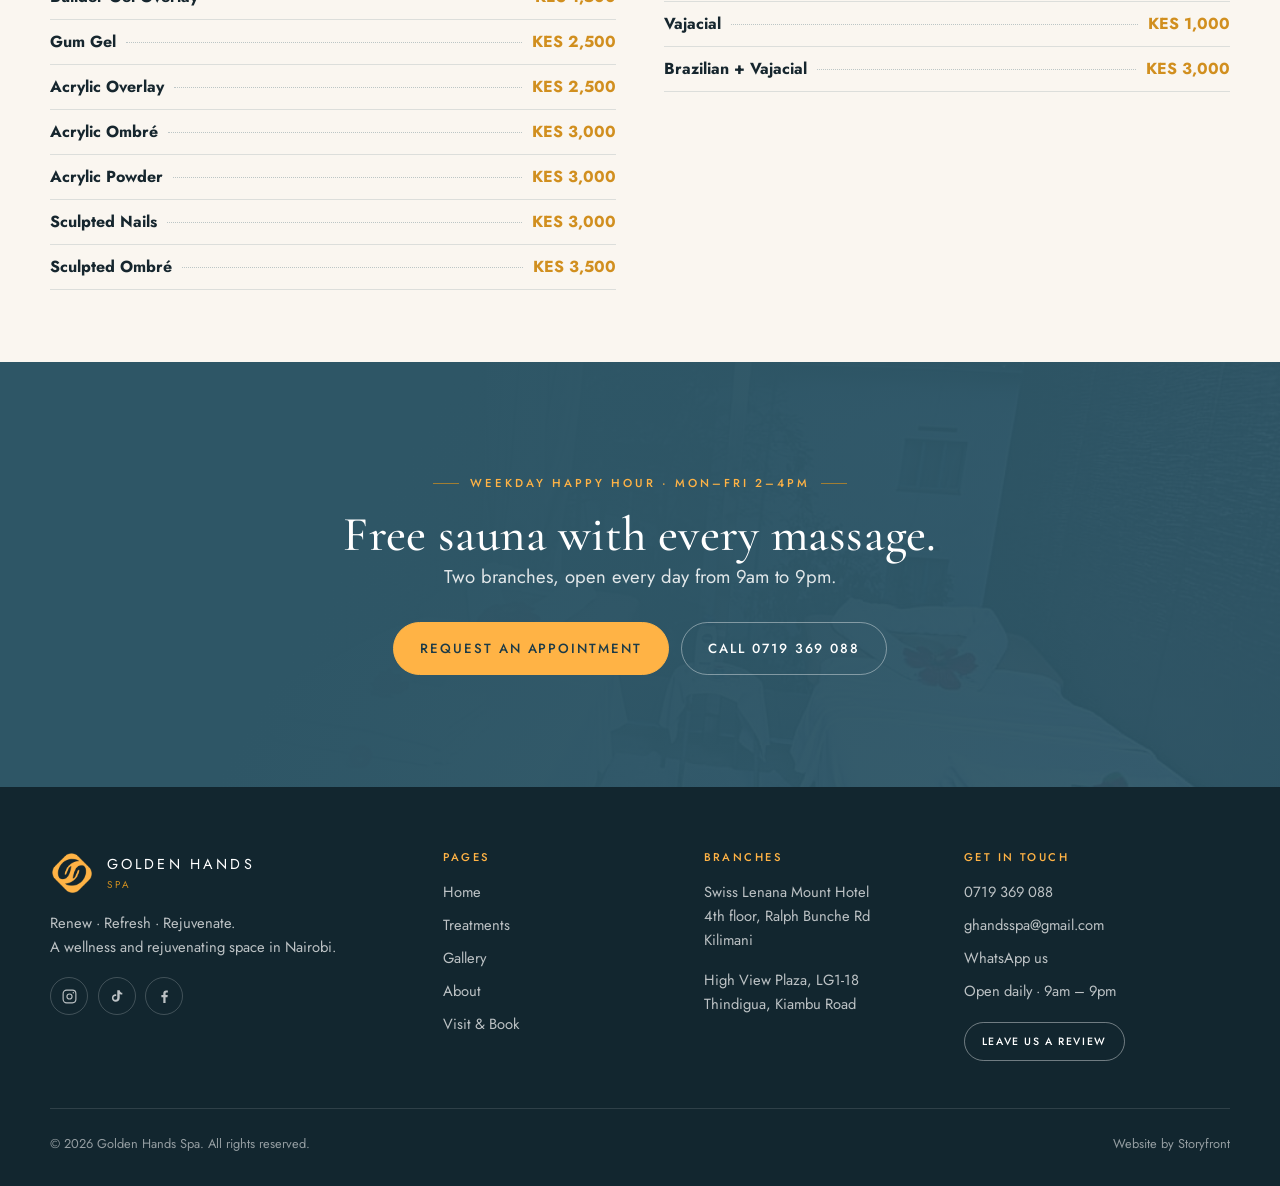
<file: services.html>
<!DOCTYPE html>
<html lang="en">
<head>
<meta charset="utf-8">
<meta name="viewport" content="width=device-width,initial-scale=1">
<title>Treatments &amp; Menu | Golden Hands Spa, Nairobi</title>
<meta name="description" content="The full Golden Hands Spa menu — Swedish, deep tissue, aromatherapy, hot stone, prenatal and reflexology massage, body scrubs, sauna, facials, nails and waxing. Free sauna with every massage.">
<link rel="canonical" href="https://ignatius-kimeu.github.io/storyfront-golden-hands-spa/services.html">

<meta property="og:type" content="website">
<meta property="og:site_name" content="Golden Hands Spa">
<meta property="og:title" content="Treatments &amp; Menu | Golden Hands Spa, Nairobi">
<meta property="og:description" content="Massage, body rituals, nails, waxing and sauna. Free sauna with every massage. Two branches in Nairobi.">
<meta property="og:url" content="https://ignatius-kimeu.github.io/storyfront-golden-hands-spa/services.html">
<meta property="og:image" content="https://ignatius-kimeu.github.io/storyfront-golden-hands-spa/og-image.jpg">
<meta property="og:image:width" content="1200">
<meta property="og:image:height" content="630">
<meta name="twitter:card" content="summary_large_image">
<meta name="twitter:title" content="Treatments &amp; Menu | Golden Hands Spa, Nairobi">
<meta name="twitter:description" content="Massage, body rituals, nails, waxing and sauna. Free sauna with every massage.">
<meta name="twitter:image" content="https://ignatius-kimeu.github.io/storyfront-golden-hands-spa/og-image.jpg">
<meta name="theme-color" content="#2E5666">

<link rel="icon" href="favicon.ico" sizes="any">
<link rel="apple-touch-icon" href="apple-touch-icon.png">
<link rel="preconnect" href="https://fonts.googleapis.com">
<link rel="preconnect" href="https://fonts.gstatic.com" crossorigin>
<link href="https://fonts.googleapis.com/css2?family=Cormorant+Garamond:ital,wght@0,300;0,500;0,600;1,400&family=Jost:wght@300;400;500&display=swap" rel="stylesheet">
<link rel="stylesheet" href="assets/site.css?v=3">
</head>
<body>

<div id="splash">
  <div>
    <img class="sp-mark" src="images/mark.png" alt="" width="96" height="96">
    <div class="sp-word">Golden Hands Spa</div>
  </div>
</div>

<header class="hdr" data-top="true" data-over-dark="true">
  <div class="wrap hdr-in">
    <a class="brand" href="index.html" aria-label="Golden Hands Spa — home">
      <img src="images/mark.png" alt="" width="38" height="38">
      <span><span class="brand-name">Golden Hands</span><span class="brand-sub">Spa</span></span>
    </a>
    <nav class="nav" aria-label="Main">
      <a href="index.html">Home</a>
      <a href="services.html" aria-current="page">Treatments</a>
      <a href="gallery.html">Gallery</a>
      <a href="about.html">About</a>
      <a href="contact.html">Visit</a>
    </nav>
    <a class="btn btn--gold btn--desk" href="contact.html">Book now</a>
    <button class="burger" aria-label="Menu" aria-expanded="false" aria-controls="mnav"><span></span><span></span><span></span></button>
  </div>
</header>

<nav class="mnav" id="mnav" aria-label="Mobile">
  <a href="index.html">Home</a>
  <a href="services.html">Treatments</a>
  <a href="gallery.html">Gallery</a>
  <a href="about.html">About</a>
  <a href="contact.html">Visit &amp; Book</a>
  <a class="btn btn--gold" href="contact.html">Request an appointment</a>
</nav>

<main>

  <section class="pbanner">
    <img src="images/oil-massage-back.jpg" alt="" aria-hidden="true" width="787" height="1400">
    <div class="wrap pbanner__in">
      <p class="crumbs"><a href="index.html">Home</a> &nbsp;/&nbsp; Treatments</p>
      <h1 class="rv">The menu</h1>
      <p class="lede rv" data-delay="90">Everything we do, in one place. Every massage comes with a free sauna — that isn't a promo, it's just how it works here.</p>
    </div>
  </section>

  <!-- ============ MASSAGE ============ -->
  <section class="sec">
    <div class="wrap grid g-2" style="gap:clamp(2rem,5vw,3.6rem);align-items:start">
      <div class="rv">
        <p class="eyebrow">Massage &amp; bodywork</p>
        <h2>Pressure, chosen properly</h2>
        <p class="lede">Tell the therapist where it hurts and how hard you want it. They'll adjust — that's the whole point.</p>
        <p style="color:var(--muted);font-size:.95rem">Every massage on this list includes a complimentary sauna session. Couples rooms are available at both branches.</p>
        <a class="btn btn--gold" data-wa="Hello Golden Hands Spa 👋 I'd like to book a massage. Could you share availability and prices?">Book a massage</a>
      </div>
      <div class="menu rv" data-delay="100">
        <div class="menu__row"><h4>Reflexology</h4><span class="menu__dots"></span><span class="tag">Feet &amp; pressure points</span></div>
        <div class="menu__row"><h4>Swedish Massage</h4><span class="menu__dots"></span><span class="tag">Full body · relaxing</span></div>
        <div class="menu__row"><h4>Deep Tissue Massage</h4><span class="menu__dots"></span><span class="tag">Firm · knots</span></div>
        <div class="menu__row"><h4>Aromatherapy Massage</h4><span class="menu__dots"></span><span class="tag">Scented oils</span></div>
        <div class="menu__row"><h4>Prenatal Massage</h4><span class="menu__dots"></span><span class="tag">Expecting mothers</span></div>
        <div class="menu__row"><h4>Hot Stone Massage</h4><span class="menu__dots"></span><span class="tag">Heated basalt</span></div>
        <div class="menu__row">
          <h4>Couples Massage</h4><span class="menu__dots"></span><span class="tag">Two beds, one room</span>
          <p class="menu__note">Available as Swedish, deep tissue, aromatherapy or hot stone.</p>
        </div>
      </div>
    </div>
  </section>

  <!-- ============ BODY & FACE ============ -->
  <section class="sec" style="background:var(--ivory-2)">
    <div class="wrap grid g-2" style="gap:clamp(2rem,5vw,3.6rem);align-items:start">
      <div class="menu rv">
        <div class="menu__row"><h4>Coffee Scrub</h4><span class="menu__dots"></span><span class="tag">Full body</span></div>
        <div class="menu__row"><h4>Sea Salt Scrub</h4><span class="menu__dots"></span><span class="tag">Full body</span></div>
        <div class="menu__row"><h4>Steam Sauna</h4><span class="menu__dots"></span><span class="tag">Free with any massage</span></div>
        <div class="menu__row"><h4>Facial</h4><span class="menu__dots"></span><span class="tag">Cleanse · mask · massage</span></div>
        <div class="menu__row">
          <h4>Massage + Scrub packages</h4><span class="menu__dots"></span><span class="tag">Combined</span>
          <p class="menu__note">Swedish + salt scrub, Swedish + facial, or all three together.</p>
        </div>
      </div>
      <div class="rv" data-delay="100">
        <p class="eyebrow">Body rituals &amp; face</p>
        <h2>Scrub, steam, breathe</h2>
        <p class="lede">The bit people skip and then regret. A scrub before a massage changes how the whole thing feels.</p>
        <p style="color:var(--muted);font-size:.95rem">Packages combine a massage with a scrub or a facial at a better rate than booking them separately.</p>
        <a class="btn btn--ghost" data-wa="Hello Golden Hands Spa 👋 I'm interested in a body scrub or facial package. What do you have?">Ask about packages</a>
      </div>
    </div>
  </section>

  <!-- ============ NAILS ============ -->
  <section class="sec">
    <div class="wrap grid g-2" style="gap:clamp(2rem,5vw,3.6rem);align-items:start">
      <div class="rv">
        <p class="eyebrow">Nails &amp; feet</p>
        <h2>A nail bar that finishes the job</h2>
        <p class="lede">Full nail studio at both branches — overlays, sculpted sets, ombré and hand-painted art.</p>
        <a class="btn btn--gold" data-wa="Hello Golden Hands Spa 👋 I'd like to book nails. Could you share availability and prices?">Book nails</a>
        <div style="margin-top:1.6rem;border-radius:14px;overflow:hidden">
          <img src="images/nails-art-brown.jpg" alt="Hand-painted nail art done at Golden Hands Spa" loading="lazy" width="920" height="1150">
        </div>
      </div>
      <div class="menu rv" data-delay="100">
        <div class="menu__row"><h4>Manicure</h4><span class="menu__dots"></span><span class="tag">Classic</span></div>
        <div class="menu__row"><h4>Pedicure</h4><span class="menu__dots"></span><span class="tag">Classic</span></div>
        <div class="menu__row"><h4>Gel Application</h4><span class="menu__dots"></span><span class="tag">Colour</span></div>
        <div class="menu__row"><h4>Tips</h4><span class="menu__dots"></span><span class="tag">Extensions</span></div>
        <div class="menu__row"><h4>Stick-ons</h4><span class="menu__dots"></span><span class="tag">Press-on set</span></div>
        <div class="menu__row"><h4>Builder Gel Overlay</h4><span class="menu__dots"></span><span class="tag">Strengthening</span></div>
        <div class="menu__row"><h4>Gum Gel</h4><span class="menu__dots"></span><span class="tag">Overlay</span></div>
        <div class="menu__row"><h4>Acrylic Overlay</h4><span class="menu__dots"></span><span class="tag">Overlay</span></div>
        <div class="menu__row"><h4>Acrylic Ombré</h4><span class="menu__dots"></span><span class="tag">Blended</span></div>
        <div class="menu__row"><h4>Acrylic Powder</h4><span class="menu__dots"></span><span class="tag">Full set</span></div>
        <div class="menu__row"><h4>Sculpted Nails</h4><span class="menu__dots"></span><span class="tag">Built to shape</span></div>
        <div class="menu__row"><h4>Sculpted Ombré</h4><span class="menu__dots"></span><span class="tag">Built + blended</span></div>
      </div>
    </div>
  </section>

  <!-- ============ WAXING + MEN ============ -->
  <section class="sec" style="background:var(--ivory-2)">
    <div class="wrap grid g-2" style="gap:clamp(2rem,5vw,3.6rem);align-items:start">
      <div class="rv">
        <p class="eyebrow">Waxing</p>
        <h2>Quick, clean, done</h2>
        <div class="menu" style="margin-top:1.4rem">
          <div class="menu__row"><h4>Brazilian Wax</h4><span class="menu__dots"></span><span class="tag">Full</span></div>
          <div class="menu__row"><h4>Bikini Wax</h4><span class="menu__dots"></span><span class="tag">Line</span></div>
          <div class="menu__row"><h4>Underarms</h4><span class="menu__dots"></span><span class="tag">Quick</span></div>
          <div class="menu__row"><h4>Legs</h4><span class="menu__dots"></span><span class="tag">Half or full</span></div>
          <div class="menu__row"><h4>Manzilian</h4><span class="menu__dots"></span><span class="tag">For men</span></div>
        </div>
      </div>
      <div class="rv" data-delay="100">
        <p class="eyebrow">The men's menu</p>
        <h2>#ManSpa</h2>
        <p class="lede">Built as combinations, because most men book once and want the whole thing handled.</p>
        <div class="menu" style="margin-top:1.4rem">
          <div class="menu__row"><h4>Facial + Pedicure</h4><span class="menu__dots"></span><span class="tag">Combo</span></div>
          <div class="menu__row"><h4>Facial + Body Scrub</h4><span class="menu__dots"></span><span class="tag">Combo</span></div>
          <div class="menu__row"><h4>Manzilian + Body Scrub</h4><span class="menu__dots"></span><span class="tag">Combo</span></div>
          <div class="menu__row"><h4>Massage + Body Scrub</h4><span class="menu__dots"></span><span class="tag">Combo</span></div>
          <div class="menu__row"><h4>Aroma / Deep Tissue + Pedi + Mani</h4><span class="menu__dots"></span><span class="tag">Combo</span></div>
          <div class="menu__row"><h4>Hot Stone + Body Scrub</h4><span class="menu__dots"></span><span class="tag">Combo</span></div>
        </div>
        <a class="btn btn--ghost" style="margin-top:1.4rem" data-wa="Hello Golden Hands Spa 👋 I'd like to book from the men's menu. What's available?">Book a men's package</a>
      </div>
    </div>
  </section>

  <!-- ============ PRICING NOTE ============ -->
  <section class="sec--tight">
    <div class="wrap" id="price-list" hidden></div>
  </section>

  <!-- ============ CTA ============ -->
  <section class="cta sec">
    <img src="images/couples-suite-kilimani.jpg" alt="" loading="lazy" aria-hidden="true">
    <div class="wrap center rv">
      <p class="eyebrow" style="color:var(--amber)">Weekday happy hour · Mon–Fri 2–4pm</p>
      <h2>Free sauna with every massage.</h2>
      <p class="lede">Two branches, open every day from 9am to 9pm.</p>
      <div style="display:flex;gap:.8rem;justify-content:center;flex-wrap:wrap;margin-top:1.8rem">
        <a class="btn btn--gold" href="contact.html">Request an appointment</a>
        <a class="btn btn--onDark" href="tel:+254719369088">Call 0719 369 088</a>
      </div>
    </div>
  </section>

</main>

<footer class="ftr">
  <div class="wrap">
    <div class="ftr__grid">
      <div>
        <div class="ftr__brand">
          <img src="images/mark.png" alt="" width="44" height="44">
          <span><b>Golden Hands</b><span>Spa</span></span>
        </div>
        <p>Renew · Refresh · Rejuvenate.<br>A wellness and rejuvenating space in Nairobi.</p>
        <div class="socials">
          <a href="https://www.instagram.com/golden_hands_spa_kenya/" target="_blank" rel="noopener" aria-label="Instagram"><svg viewBox="0 0 24 24" fill="none" stroke="currentColor" stroke-width="1.6"><rect x="3" y="3" width="18" height="18" rx="5"/><circle cx="12" cy="12" r="3.6"/><circle cx="17.4" cy="6.6" r="1" fill="currentColor" stroke="none"/></svg></a>
          <a href="https://www.tiktok.com/@golden_hands_spa_kenya" target="_blank" rel="noopener" aria-label="TikTok"><svg viewBox="0 0 24 24" fill="currentColor"><path d="M16.5 3c.3 2.1 1.6 3.6 3.7 3.8v2.4c-1.3.1-2.5-.2-3.7-.9v5.4c0 3.4-2.5 5.8-5.6 5.8-2.9 0-5.4-2.2-5.4-5.3 0-3.2 2.6-5.6 6.1-5.2v2.6c-.4-.1-.8-.2-1.2-.2-1.5 0-2.6 1.1-2.6 2.6 0 1.5 1.1 2.7 2.6 2.7 1.6 0 2.7-1.1 2.7-3V3h3.4Z"/></svg></a>
          <a href="https://www.facebook.com/goldenhandskenya/" target="_blank" rel="noopener" aria-label="Facebook"><svg viewBox="0 0 24 24" fill="currentColor"><path d="M13.5 21v-8h2.7l.4-3.1h-3.1V7.9c0-.9.25-1.5 1.55-1.5h1.65V3.6A22 22 0 0 0 14.3 3.5c-2.4 0-4 1.45-4 4.1v2.3H7.6V13h2.7v8h3.2Z"/></svg></a>
        </div>
      </div>
      <div>
        <h4>Pages</h4>
        <ul>
          <li><a href="index.html">Home</a></li>
          <li><a href="services.html">Treatments</a></li>
          <li><a href="gallery.html">Gallery</a></li>
          <li><a href="about.html">About</a></li>
          <li><a href="contact.html">Visit &amp; Book</a></li>
        </ul>
      </div>
      <div>
        <h4>Branches</h4>
        <ul>
          <li>Swiss Lenana Mount Hotel<br>4th floor, Ralph Bunche Rd<br>Kilimani</li>
          <li style="margin-top:.4rem">High View Plaza, LG1-18<br>Thindigua, Kiambu Road</li>
        </ul>
      </div>
      <div>
        <h4>Get in touch</h4>
        <ul>
          <li><a href="tel:+254719369088">0719 369 088</a></li>
          <li><a href="mailto:ghandsspa@gmail.com">ghandsspa@gmail.com</a></li>
          <li><a data-wa="Hello Golden Hands Spa 👋 I'd like to book a treatment.">WhatsApp us</a></li>
          <li>Open daily · 9am – 9pm</li>
          <li style="margin-top:.6rem"><a class="btn btn--onDark" style="padding:.6rem 1.05rem;font-size:.66rem" href="https://search.google.com/local/writereview?placeid=ChIJxd9gHsARLxgRE6MtWg46vnw" target="_blank" rel="noopener">Leave us a review</a></li>
        </ul>
      </div>
    </div>
    <div class="ftr__base">
      <span>© <span data-year>2026</span> Golden Hands Spa. All rights reserved.</span>
      <span>Website by <a href="#">Storyfront</a></span>
    </div>
  </div>
</footer>

<a class="fab" data-wa="Hello Golden Hands Spa 👋 I'd like to book a treatment. Could you share what's available this week?" aria-label="Chat with Golden Hands Spa on WhatsApp">
  <svg viewBox="0 0 24 24" fill="currentColor" aria-hidden="true"><path d="M12.04 2C6.58 2 2.13 6.45 2.13 11.91c0 1.75.46 3.45 1.32 4.95L2 22l5.25-1.38a9.9 9.9 0 0 0 4.79 1.22h.01c5.46 0 9.91-4.45 9.91-9.91C21.96 6.45 17.5 2 12.04 2Zm5.8 14.16c-.24.68-1.42 1.32-1.95 1.36-.5.04-.97.22-3.28-.68-2.77-1.09-4.51-3.93-4.65-4.11-.13-.18-1.1-1.46-1.1-2.79 0-1.33.7-1.98.95-2.25.24-.27.53-.34.71-.34.18 0 .35 0 .51.01.16.01.38-.06.6.46.23.55.77 1.89.84 2.03.07.14.11.3.02.48-.09.18-.14.29-.27.45-.13.16-.28.35-.4.47-.13.13-.27.28-.12.55.15.27.66 1.09 1.42 1.76.97.87 1.79 1.14 2.06 1.27.27.14.42.11.58-.07.16-.18.67-.78.85-1.05.18-.27.36-.22.6-.13.24.09 1.55.73 1.81.86.27.13.45.2.51.31.07.11.07.63-.17 1.31Z"/></svg>
  <span>WhatsApp</span>
</a>

<script src="assets/site.js?v=3"></script>
<script src="assets/live.js?v=3"></script>
</body>
</html>
</file>
<file: assets/site.css>
/* Golden Hands Spa — Storyfront demo
   Palette lifted pixel-for-pixel off the client's own logo JPG (#2E5666 petrol,
   #FFB345 amber) plus the four-colour strip on their Facebook cover photo. */
:root{
  --petrol:#2E5666;
  --petrol-deep:#1E3F4D;
  --petrol-night:#12262F;
  --ivory:#FAF6F0;
  --ivory-2:#F1E9DE;
  --amber:#FFB345;
  --gold:#D18F1F;
  --gold-soft:#C19D61;
  --ink:#16262E;
  --muted:#63757E;
  --line:rgba(46,86,102,.15);
  --line-dark:rgba(255,179,69,.20);
  --shadow:0 18px 50px -28px rgba(18,38,47,.55);
  --radius:18px;
  --wrap:1180px;
  --ease:cubic-bezier(.22,.61,.36,1);
  --header-h:74px;
}
*,*::before,*::after{box-sizing:border-box}
html{-webkit-text-size-adjust:100%;scroll-behavior:smooth}
body{
  margin:0;background:var(--ivory);color:var(--ink);
  font-family:"Jost",system-ui,-apple-system,"Segoe UI",Roboto,sans-serif;
  font-size:16px;line-height:1.65;font-weight:400;
  overflow-x:hidden;
}
img,video{max-width:100%;height:auto;display:block}
a{color:inherit;text-decoration:none}
button{font:inherit;color:inherit}
h1,h2,h3,h4{font-family:"Cormorant Garamond",Georgia,serif;font-weight:500;line-height:1.12;margin:0;letter-spacing:.005em}
h1{font-size:clamp(2.6rem,7.4vw,4.5rem)}
h2{font-size:clamp(2rem,5vw,3.05rem)}
h3{font-size:clamp(1.3rem,2.6vw,1.65rem)}
p{margin:0 0 1em}
.wrap{width:min(100% - 2.4rem,var(--wrap));margin-inline:auto}
.sec{padding:clamp(4.2rem,9vw,7rem) 0}
.sec--tight{padding:clamp(3rem,6vw,4.5rem) 0}
.center{text-align:center}
.sr-only{position:absolute;width:1px;height:1px;padding:0;margin:-1px;overflow:hidden;clip:rect(0 0 0 0);white-space:nowrap;border:0}

/* ---------- shared bits ---------- */
.eyebrow{
  font-size:.72rem;letter-spacing:.26em;text-transform:uppercase;
  font-weight:500;color:var(--gold);margin:0 0 .9rem;display:flex;align-items:center;gap:.7rem
}
.center .eyebrow{justify-content:center}
.eyebrow::before{content:"";width:26px;height:1px;background:var(--gold);opacity:.7;flex:none}
.center .eyebrow::after{content:"";width:26px;height:1px;background:var(--gold);opacity:.7;flex:none}
.lede{font-size:clamp(1.02rem,1.7vw,1.16rem);color:var(--muted);max-width:60ch}
.center .lede{margin-inline:auto}

.btn{
  --bg:var(--petrol);--fg:#fff;--bd:var(--petrol);
  display:inline-flex;align-items:center;justify-content:center;gap:.6rem;
  background:var(--bg);color:var(--fg);border:1px solid var(--bd);
  padding:.92rem 1.6rem;border-radius:999px;cursor:pointer;
  font-size:.83rem;font-weight:500;letter-spacing:.15em;text-transform:uppercase;
  transition:transform .45s var(--ease),box-shadow .45s var(--ease),background .3s,color .3s,border-color .3s;
  will-change:transform;
}
.btn:hover{transform:translateY(-2px);box-shadow:0 14px 30px -14px rgba(18,38,47,.5)}
.btn:active{transform:translateY(0)}
.btn:focus-visible{outline:2px solid var(--amber);outline-offset:3px}
.btn--gold{--bg:var(--amber);--fg:#1B3A47;--bd:var(--amber)}
.btn--ghost{--bg:transparent;--fg:var(--petrol);--bd:rgba(46,86,102,.35)}
.btn--ghost:hover{--bg:var(--petrol);--fg:#fff;--bd:var(--petrol)}
.btn--onDark{--bg:transparent;--fg:#fff;--bd:rgba(255,255,255,.4)}
.btn--onDark:hover{--bg:var(--amber);--fg:#1B3A47;--bd:var(--amber)}
.btn svg{width:17px;height:17px;flex:none}

/* ---------- preload splash ---------- */
#splash{
  position:fixed;inset:0;z-index:200;background:var(--petrol);
  display:grid;place-items:center;transition:opacity .7s var(--ease),visibility .7s
}
#splash.gone{opacity:0;visibility:hidden;pointer-events:none}
#splash .sp-mark{width:96px;animation:breathe 2.4s var(--ease) infinite}
#splash .sp-word{
  margin-top:1.3rem;font-size:.74rem;letter-spacing:.42em;text-transform:uppercase;
  color:rgba(255,255,255,.72);text-align:center
}
@keyframes breathe{0%,100%{transform:scale(1);opacity:.92}50%{transform:scale(1.07);opacity:1}}

/* ---------- header ---------- */
.hdr{
  position:fixed;top:0;left:0;right:0;z-index:120;height:var(--header-h);
  background:rgba(250,246,240,.97);border-bottom:1px solid var(--line);
  transform:translateY(0);transition:transform .42s var(--ease),background .35s,border-color .35s;
}
.hdr[data-hidden="true"]{transform:translateY(-105%)}
.hdr[data-top="true"][data-over-dark="true"]{background:transparent;border-color:transparent}
.hdr[data-top="true"][data-over-dark="true"] .nav a,
.hdr[data-top="true"][data-over-dark="true"] .brand-name{color:#fff}
.hdr[data-top="true"][data-over-dark="true"] .burger span{background:#fff}
.hdr-in{height:100%;display:flex;align-items:center;justify-content:space-between;gap:1rem}
.brand{display:flex;align-items:center;gap:.72rem}
.brand img{width:38px;height:38px}
.brand-name{font-size:.86rem;letter-spacing:.24em;text-transform:uppercase;font-weight:400;line-height:1.15;transition:color .35s}
.brand-sub{margin-left:.4em;font-size:.62rem;letter-spacing:.34em;text-transform:uppercase;color:var(--gold);font-weight:600}
.nav{display:flex;align-items:center;gap:2.1rem}
.nav a{
  position:relative;font-size:.76rem;letter-spacing:.18em;text-transform:uppercase;
  padding:.35rem 0;transition:color .3s
}
.nav a::after{
  content:"";position:absolute;left:0;bottom:0;height:1px;width:100%;background:var(--amber);
  transform:scaleX(0);transform-origin:right;transition:transform .45s var(--ease)
}
.nav a:hover::after,.nav a[aria-current="page"]::after{transform:scaleX(1);transform-origin:left}
.nav a[aria-current="page"]{color:var(--gold)}
.hdr .btn{padding:.72rem 1.25rem;font-size:.72rem}
.burger{display:none;background:none;border:0;padding:.5rem;cursor:pointer}
.burger span{display:block;width:24px;height:2px;background:var(--ink);margin:5px 0;border-radius:2px;transition:transform .4s var(--ease),opacity .25s,background .35s}
.burger[aria-expanded="true"] span:nth-child(1){transform:translateY(7px) rotate(45deg)}
.burger[aria-expanded="true"] span:nth-child(2){opacity:0}
.burger[aria-expanded="true"] span:nth-child(3){transform:translateY(-7px) rotate(-45deg)}
.mnav{
  position:fixed;inset:var(--header-h) 0 0;z-index:119;background:var(--petrol);
  display:flex;flex-direction:column;justify-content:center;gap:.4rem;padding:2rem 1.6rem 5rem;
  opacity:0;visibility:hidden;transform:translateY(-12px);
  transition:opacity .4s var(--ease),transform .4s var(--ease),visibility .4s
}
.mnav.open{opacity:1;visibility:visible;transform:none}
.mnav a:not(.btn){
  color:#fff;font-family:"Cormorant Garamond",serif;font-size:2.1rem;padding:.5rem 0;
  border-bottom:1px solid rgba(255,255,255,.12)
}
.mnav .btn{
  margin-top:1.6rem;align-self:stretch;
  font-size:.78rem;letter-spacing:.11em;padding:1rem 1.2rem
}

/* ---------- hero ---------- */
.hero{position:relative;min-height:min(100svh,860px);display:flex;align-items:flex-end;isolation:isolate;background:var(--petrol-night)}
.hero__media{position:absolute;inset:0;z-index:-2;overflow:hidden}
.hero__media img{width:100%;height:100%;object-fit:cover;object-position:center 42%;transform:scale(1.08);animation:kb 22s var(--ease) forwards}
@keyframes kb{to{transform:scale(1)}}
.hero::after{
  content:"";position:absolute;inset:0;z-index:-1;
  background:linear-gradient(180deg,rgba(18,38,47,.60) 0%,rgba(18,38,47,.30) 16%,rgba(18,38,47,.74) 44%,rgba(18,38,47,.93) 74%,rgba(18,38,47,.97) 100%)
}
@media (min-width:861px){
  /* the wide crop is a bright, white room — the copy needs its own scrim to survive on it */
  .hero::after{
    background:
      linear-gradient(96deg,rgba(18,38,47,.88) 0%,rgba(18,38,47,.66) 38%,rgba(18,38,47,.12) 72%,rgba(18,38,47,0) 100%),
      linear-gradient(180deg,rgba(18,38,47,.62) 0%,rgba(18,38,47,.18) 30%,rgba(18,38,47,.55) 78%,rgba(18,38,47,.82) 100%)
  }
}
.hero__in{padding:calc(var(--header-h) + 4rem) 0 3.4rem;color:#fff}
.hero h1{color:#fff;max-width:15ch}
.hero h1 em{font-style:italic;color:var(--amber)}
.hero .lede{color:rgba(255,255,255,.85);margin-top:1.1rem;max-width:46ch}
.hero__cta{display:flex;flex-wrap:wrap;gap:.8rem;margin-top:2rem}
.hero__meta{
  display:flex;flex-wrap:wrap;gap:.5rem 1.6rem;margin-top:2.6rem;padding-top:1.4rem;
  border-top:1px solid rgba(255,255,255,.18);font-size:.78rem;letter-spacing:.12em;
  text-transform:uppercase;color:rgba(255,255,255,.78)
}
.hero__meta b{color:var(--amber);font-weight:500}
.scrollhint{
  position:absolute;left:50%;bottom:1.1rem;transform:translateX(-50%);z-index:2;
  width:1px;height:44px;background:rgba(255,255,255,.25);overflow:hidden
}
.scrollhint::after{content:"";position:absolute;inset:0;background:var(--amber);animation:drip 2.6s var(--ease) infinite}
@keyframes drip{0%{transform:translateY(-100%)}60%,100%{transform:translateY(100%)}}

/* page banner (inner pages) */
.pbanner{position:relative;background:var(--petrol-night);color:#fff;isolation:isolate;overflow:hidden}
.pbanner img{position:absolute;inset:0;width:100%;height:100%;object-fit:cover;object-position:center 40%;z-index:-2;opacity:.55}
.pbanner::after{content:"";position:absolute;inset:0;z-index:-1;background:linear-gradient(180deg,rgba(18,38,47,.82),rgba(18,38,47,.6))}
.pbanner__in{padding:calc(var(--header-h) + 4.4rem) 0 3.6rem}
.pbanner h1{color:#fff}
.pbanner .lede{color:rgba(255,255,255,.84);margin-top:.9rem}
.crumbs{font-size:.7rem;letter-spacing:.22em;text-transform:uppercase;color:rgba(255,255,255,.62);margin-bottom:1rem}
.crumbs a:hover{color:var(--amber)}

/* ---------- stat strip ---------- */
.stats{background:var(--petrol);color:#fff}
.stats__grid{display:grid;grid-template-columns:repeat(4,1fr);gap:1px;background:rgba(255,255,255,.14)}
.stat{background:var(--petrol);padding:2.1rem 1rem;text-align:center}
.stat b{display:block;font-family:"Cormorant Garamond",serif;font-size:clamp(1.9rem,4vw,2.7rem);color:var(--amber);font-weight:500;line-height:1}
.stat span{display:block;margin-top:.45rem;font-size:.67rem;letter-spacing:.2em;text-transform:uppercase;color:rgba(255,255,255,.75)}

/* ---------- cards ---------- */
.grid{display:grid;gap:1.4rem}
.g-2{grid-template-columns:repeat(2,1fr)}
.g-3{grid-template-columns:repeat(3,1fr)}
.g-4{grid-template-columns:repeat(4,1fr)}

.tcard{
  position:relative;border-radius:var(--radius);overflow:hidden;background:var(--petrol-night);
  isolation:isolate;box-shadow:var(--shadow)
}
.tcard img{width:100%;height:100%;object-fit:cover;position:absolute;inset:0;z-index:-2;transition:transform 1.1s var(--ease)}
.tcard::after{content:"";position:absolute;inset:0;z-index:-1;background:linear-gradient(180deg,rgba(18,38,47,.15) 30%,rgba(18,38,47,.88) 100%)}
.tcard:hover img{transform:scale(1.06)}
.tcard__in{position:relative;padding:1.5rem;min-height:340px;display:flex;flex-direction:column;justify-content:flex-end;color:#fff}
.tcard h3{color:#fff}
.tcard p{color:rgba(255,255,255,.8);font-size:.92rem;margin:.45rem 0 0}
.tcard .from{margin-top:.8rem;font-size:.72rem;letter-spacing:.16em;text-transform:uppercase;color:var(--amber)}

.pcard{
  background:#fff;border:1px solid var(--line);border-radius:var(--radius);padding:1.6rem;
  transition:transform .5s var(--ease),box-shadow .5s var(--ease),border-color .5s
}
.pcard:hover{transform:translateY(-4px);box-shadow:var(--shadow);border-color:rgba(255,179,69,.45)}
.pcard h3{margin-bottom:.4rem}
.pcard p{color:var(--muted);font-size:.95rem;margin:0}
.pcard .num{font-size:.7rem;letter-spacing:.24em;color:var(--gold);display:block;margin-bottom:.7rem}

/* ---------- service menu ---------- */
.menu{border-top:1px solid var(--line)}
.menu__row{
  display:flex;align-items:baseline;gap:1rem;flex-wrap:wrap;padding:1.05rem .2rem;border-bottom:1px solid var(--line);
  transition:padding-left .4s var(--ease),background .4s
}
.menu__row:hover{padding-left:.85rem;background:rgba(255,179,69,.07)}
.menu__row h4{font-family:"Jost",sans-serif;font-size:1rem;font-weight:500;margin:0;flex:none}
.menu__dots{flex:1;min-width:24px;border-bottom:1px dotted rgba(46,86,102,.35);transform:translateY(-4px)}
.menu__row .tag{font-size:.72rem;letter-spacing:.14em;text-transform:uppercase;color:var(--gold);flex:none}
.menu__note{font-size:.9rem;color:var(--muted);margin:.35rem 0 0;flex-basis:100%}

/* ---------- gallery ---------- */
.filters{display:flex;flex-wrap:wrap;gap:.55rem;justify-content:center;margin-bottom:2.2rem}
.filters button{
  background:transparent;border:1px solid var(--line);border-radius:999px;padding:.58rem 1.2rem;cursor:pointer;
  font-size:.72rem;letter-spacing:.16em;text-transform:uppercase;color:var(--muted);
  transition:background .35s,color .35s,border-color .35s,transform .35s var(--ease)
}
.filters button:hover{transform:translateY(-2px);border-color:var(--gold);color:var(--gold)}
.filters button[aria-pressed="true"]{background:var(--petrol);border-color:var(--petrol);color:#fff}
.gal{display:grid;grid-template-columns:repeat(3,1fr);gap:1rem}
.gal figure{
  margin:0;position:relative;border-radius:14px;overflow:hidden;cursor:zoom-in;background:var(--ivory-2);
  transition:opacity .45s var(--ease),transform .55s var(--ease);will-change:transform
}
.gal figure.hide{display:none}
.gal img{width:100%;height:100%;object-fit:cover;aspect-ratio:4/5;transition:transform 1s var(--ease)}
.gal figure:hover img{transform:scale(1.055)}
.gal figcaption{
  position:absolute;left:0;right:0;bottom:0;padding:1.5rem .95rem .85rem;color:#fff;font-size:.8rem;
  background:linear-gradient(180deg,transparent,rgba(18,38,47,.88));
  opacity:0;transform:translateY(8px);transition:opacity .4s,transform .4s var(--ease)
}
.gal figure:hover figcaption,.gal figure:focus-within figcaption{opacity:1;transform:none}

/* lightbox */
.lb{position:fixed;inset:0;z-index:180;background:rgba(12,26,32,.96);display:none;place-items:center;padding:1rem}
.lb.open{display:grid;animation:fadeIn .3s var(--ease)}
@keyframes fadeIn{from{opacity:0}to{opacity:1}}
.lb__fig{max-width:min(1000px,94vw);text-align:center;animation:pop .42s var(--ease)}
@keyframes pop{from{opacity:0;transform:scale(.965)}to{opacity:1;transform:none}}
.lb__fig img{max-height:76svh;width:auto;margin-inline:auto;border-radius:10px}
.lb__cap{color:rgba(255,255,255,.9);margin-top:1rem;font-size:.95rem}
.lb__count{color:var(--amber);font-size:.72rem;letter-spacing:.2em;text-transform:uppercase;margin-top:.35rem}
.lb button{
  position:absolute;background:rgba(255,255,255,.09);border:1px solid rgba(255,255,255,.22);color:#fff;
  width:46px;height:46px;border-radius:50%;cursor:pointer;display:grid;place-items:center;
  transition:background .3s,color .3s,transform .3s var(--ease)
}
.lb button:hover{background:var(--amber);color:var(--petrol-night);transform:scale(1.07)}
.lb__close{top:1.1rem;right:1.1rem;font-size:1.25rem}
.lb__prev{left:1.1rem;top:50%;margin-top:-23px}
.lb__next{right:1.1rem;top:50%;margin-top:-23px}

/* ---------- reviews ---------- */
.reviews{background:var(--petrol-night);color:#fff}
.reviews h2{color:#fff}
.rcard{
  background:rgba(255,255,255,.045);border:1px solid var(--line-dark);border-radius:var(--radius);
  padding:1.7rem;display:flex;flex-direction:column;gap:.9rem;
  transition:transform .5s var(--ease),background .5s
}
.rcard:hover{transform:translateY(-4px);background:rgba(255,255,255,.08)}
.rcard .stars{color:var(--amber);letter-spacing:.18em;font-size:.9rem}
.rcard p{color:rgba(255,255,255,.87);margin:0;font-size:.97rem}
.rcard cite{font-style:normal;font-size:.76rem;letter-spacing:.16em;text-transform:uppercase;color:var(--gold-soft);margin-top:auto}

/* ---------- video block ---------- */
.vwrap{position:relative;border-radius:var(--radius);overflow:hidden;background:var(--petrol-night);box-shadow:var(--shadow)}
.vwrap video{width:100%;display:block;aspect-ratio:9/16;object-fit:cover}
.vsound{
  position:absolute;right:.85rem;bottom:.85rem;z-index:2;width:46px;height:46px;border-radius:50%;
  background:rgba(18,38,47,.65);border:1px solid rgba(255,179,69,.55);color:var(--amber);
  display:grid;place-items:center;cursor:pointer;
  transition:background .3s,color .3s,transform .35s var(--ease)
}
.vsound:hover{background:var(--amber);color:var(--petrol-night);transform:scale(1.08)}
.vsound svg{width:19px;height:19px}

/* ---------- branches / contact ---------- */
.branch{background:#fff;border:1px solid var(--line);border-radius:var(--radius);overflow:hidden;display:flex;flex-direction:column}
.branch__map{aspect-ratio:16/10;background:var(--ivory-2)}
.branch__map iframe{width:100%;height:100%;border:0;display:block;filter:saturate(.85)}
.branch__body{padding:1.5rem;display:flex;flex-direction:column;gap:.55rem;flex:1}
.branch__body h3{margin-bottom:.15rem}
.branch__body p{margin:0;color:var(--muted);font-size:.95rem}
.branch__acts{display:flex;flex-wrap:wrap;gap:.6rem;margin-top:auto;padding-top:1.1rem}
.branch__acts .btn{padding:.7rem 1.15rem;font-size:.7rem}

.infolist{list-style:none;padding:0;margin:0;display:grid;gap:1.05rem}
.infolist li{display:flex;gap:.95rem;align-items:flex-start}
.infolist svg{width:19px;height:19px;color:var(--gold);flex:none;margin-top:.28rem}
.infolist b{display:block;font-weight:500;font-size:.72rem;letter-spacing:.18em;text-transform:uppercase;color:var(--muted)}
.infolist a:hover{color:var(--gold)}

/* ---------- booking flow ---------- */
.book{background:#fff;border:1px solid var(--line);border-radius:22px;box-shadow:var(--shadow);overflow:hidden}
.book__bar{display:flex;background:var(--ivory-2)}
.book__bar div{
  flex:1;padding:.95rem .6rem;text-align:center;font-size:.68rem;letter-spacing:.16em;text-transform:uppercase;
  color:var(--muted);transition:color .4s,background .4s
}
.book__bar div[data-on="true"]{color:#fff;background:var(--petrol)}
.book__bar div[data-done="true"]{color:var(--gold)}
.book__body{padding:clamp(1.4rem,4vw,2.4rem)}
.step{display:none}
.step.on{display:block;animation:stepIn .45s var(--ease)}
@keyframes stepIn{from{opacity:0;transform:translateX(14px)}to{opacity:1;transform:none}}
.step h3{margin-bottom:.3rem}
.step .hint{color:var(--muted);font-size:.92rem;margin-bottom:1.5rem}
.field{margin-bottom:1.35rem}
.field > label,.field > .flabel{display:block;font-size:.7rem;letter-spacing:.2em;text-transform:uppercase;color:var(--muted);margin-bottom:.6rem}
.chips{display:flex;flex-wrap:wrap;gap:.55rem}
.chip{
  border:1px solid var(--line);background:#fff;border-radius:999px;padding:.62rem 1.1rem;cursor:pointer;
  font-size:.83rem;color:var(--ink);transition:background .3s,color .3s,border-color .3s,transform .3s var(--ease)
}
.chip:hover{border-color:var(--gold);transform:translateY(-2px)}
.chip[aria-pressed="true"]{background:var(--petrol);border-color:var(--petrol);color:#fff}
.opts{display:grid;gap:.7rem}
.opt{
  display:flex;gap:.9rem;align-items:flex-start;border:1px solid var(--line);border-radius:14px;padding:1rem 1.1rem;
  cursor:pointer;text-align:left;background:#fff;width:100%;
  transition:border-color .3s,background .3s,transform .3s var(--ease),box-shadow .3s
}
.opt:hover{border-color:var(--gold);transform:translateY(-2px)}
.opt[aria-pressed="true"]{border-color:var(--petrol);background:rgba(46,86,102,.05);box-shadow:inset 0 0 0 1px var(--petrol)}
.opt .dot{width:16px;height:16px;border-radius:50%;border:1px solid rgba(46,86,102,.4);flex:none;margin-top:.3rem;transition:background .3s,border-color .3s,box-shadow .3s}
.opt[aria-pressed="true"] .dot{background:var(--amber);border-color:var(--amber);box-shadow:inset 0 0 0 3px #fff}
.opt b{display:block;font-weight:500;font-size:1rem}
.opt small{color:var(--muted);font-size:.86rem;line-height:1.45;display:block}
input[type=text],input[type=tel],input[type=date],select,textarea{
  width:100%;border:1px solid var(--line);border-radius:12px;padding:.85rem 1rem;background:#fff;
  font:inherit;font-size:.97rem;color:var(--ink);transition:border-color .3s,box-shadow .3s
}
input:focus,select:focus,textarea:focus{outline:0;border-color:var(--gold);box-shadow:0 0 0 3px rgba(255,179,69,.22)}
textarea{resize:vertical;min-height:92px}
.two{display:grid;grid-template-columns:1fr 1fr;gap:1rem}
.book__nav{display:flex;justify-content:space-between;gap:.8rem;margin-top:1.6rem;flex-wrap:wrap}
.summary{background:var(--ivory);border:1px solid var(--line);border-radius:14px;padding:1.2rem 1.3rem;margin-bottom:1.4rem}
.summary dl{margin:0;display:grid;grid-template-columns:auto 1fr;gap:.55rem 1.1rem;font-size:.94rem}
.summary dt{font-size:.68rem;letter-spacing:.16em;text-transform:uppercase;color:var(--muted);padding-top:.28rem}
.summary dd{margin:0}
.err{color:#B4463B;font-size:.85rem;margin-top:.6rem;min-height:1.2em}

/* ---------- CTA band ---------- */
.cta{position:relative;background:var(--petrol);color:#fff;overflow:hidden;isolation:isolate}
.cta img{position:absolute;inset:0;width:100%;height:100%;object-fit:cover;z-index:-2;opacity:.2}
.cta::after{content:"";position:absolute;inset:0;z-index:-1;background:linear-gradient(120deg,var(--petrol) 30%,rgba(46,86,102,.72))}
.cta h2{color:#fff}
.cta .lede{color:rgba(255,255,255,.86)}

/* ---------- footer ---------- */
.ftr{background:var(--petrol-night);color:rgba(255,255,255,.72);padding:4rem 0 2rem;font-size:.92rem}
.ftr a:hover{color:var(--amber)}
.ftr__grid{display:grid;grid-template-columns:1.6fr 1fr 1fr 1.2fr;gap:2.4rem}
.ftr h4{font-family:"Jost",sans-serif;font-size:.7rem;letter-spacing:.22em;text-transform:uppercase;color:var(--amber);margin:0 0 1rem;font-weight:500}
.ftr ul{list-style:none;padding:0;margin:0;display:grid;gap:.55rem}
.ftr__brand{display:flex;align-items:center;gap:.8rem;margin-bottom:1rem}
.ftr__brand img{width:44px}
.ftr__brand b{display:block;color:#fff;font-size:.9rem;letter-spacing:.22em;text-transform:uppercase;font-weight:400}
.ftr__brand span{font-size:.62rem;letter-spacing:.32em;text-transform:uppercase;color:var(--gold)}
.socials{display:flex;gap:.6rem;margin-top:1.1rem}
.socials a{
  width:38px;height:38px;border-radius:50%;border:1px solid rgba(255,255,255,.2);display:grid;place-items:center;
  transition:background .3s,border-color .3s,color .3s,transform .35s var(--ease)
}
.socials a:hover{background:var(--amber);border-color:var(--amber);color:var(--petrol-night);transform:translateY(-3px)}
.socials svg{width:17px;height:17px}
.ftr__base{
  margin-top:3rem;padding-top:1.5rem;border-top:1px solid rgba(255,255,255,.12);
  display:flex;justify-content:space-between;gap:1rem;flex-wrap:wrap;font-size:.8rem;color:rgba(255,255,255,.55)
}

/* ---------- floating WhatsApp ---------- */
.fab{
  position:fixed;right:1rem;bottom:1rem;z-index:130;display:flex;align-items:center;gap:.6rem;
  background:var(--petrol);color:#fff;border:1px solid rgba(255,179,69,.5);
  padding:.85rem 1.15rem;border-radius:999px;box-shadow:0 16px 34px -16px rgba(0,0,0,.6);
  font-size:.78rem;letter-spacing:.12em;text-transform:uppercase;
  transform:translateY(140%);opacity:0;transition:transform .5s var(--ease),opacity .4s,background .3s,color .3s
}
.fab.show{transform:none;opacity:1}
.fab:hover{background:var(--amber);color:var(--petrol-night)}
.fab svg{width:20px;height:20px;flex:none;color:var(--amber);transition:color .3s}
.fab:hover svg{color:var(--petrol-night)}

/* ---------- reveal ---------- */
.rv{opacity:0;transform:translateY(16px);transition:opacity .8s var(--ease),transform .8s var(--ease)}
.rv.in{opacity:1;transform:none}

/* ---------- responsive ---------- */
@media (max-width:980px){
  .ftr__grid{grid-template-columns:1fr 1fr;gap:2rem}
  .g-4{grid-template-columns:repeat(2,1fr)}
}
@media (max-width:860px){
  .nav,.hdr .btn--desk{display:none}
  .burger{display:block}
  .g-3{grid-template-columns:repeat(2,1fr)}
  .gal{grid-template-columns:repeat(2,1fr)}
  .stats__grid{grid-template-columns:repeat(2,1fr)}
}
@media (max-width:600px){
  :root{--header-h:66px}
  .g-2,.g-3,.g-4{grid-template-columns:1fr}
  .gal{grid-template-columns:repeat(2,1fr);gap:.65rem}
  .two{grid-template-columns:1fr}
  .ftr__grid{grid-template-columns:1fr}
  .hero__in{padding-bottom:2.8rem}
  .summary dl{grid-template-columns:1fr;gap:.1rem .8rem}
  .summary dt{padding-top:.7rem}
  .book__bar div{font-size:.58rem;letter-spacing:.09em;padding:.8rem .3rem}
  .fab span{display:none}
  .fab{padding:.95rem;border-radius:50%}
  .lb__prev{left:.5rem}.lb__next{right:.5rem}
}
@media (prefers-reduced-motion:reduce){
  html{scroll-behavior:auto}
  *,*::before,*::after{animation-duration:.01ms !important;animation-iteration-count:1 !important;transition-duration:.01ms !important}
  .rv{opacity:1;transform:none}
  .hero__media img{animation:none;transform:none}
}

/* ===== live offers + price list (Google Sheet driven) ===== */
.of-banner{background:var(--petrol-night);color:#fff;font-size:.95rem}
.of-banner .wrap{display:flex;align-items:center;justify-content:center;gap:.6rem 1rem;flex-wrap:wrap;padding:.55rem 0;text-align:center}
.of-banner b{color:var(--amber)}.of-banner .btn{padding:.35rem .9rem;min-height:0;font-size:.82rem}
.btn--mini{--bg:var(--amber);--fg:#1B3A47;--bd:var(--amber)}
.btn--ghostlite{--bg:transparent;--fg:var(--petrol);--bd:rgba(46,86,102,.35)}
.of-banner .btn--ghostlite{--fg:#fff;--bd:rgba(255,255,255,.4)}
#offers .of-grid{display:grid;grid-template-columns:repeat(auto-fit,minmax(300px,1fr));gap:1.4rem}
.of{background:#fff;border-radius:var(--radius);overflow:hidden;box-shadow:var(--shadow);display:flex;flex-direction:column}
.of--spot{grid-column:1/-1;display:grid;grid-template-columns:1.1fr 1fr;background:var(--petrol-deep);color:#fff}
.of--spot img{width:100%;height:100%;min-height:320px;object-fit:cover}
.of--spot .of-body{padding:2.2rem}.of--spot h3{color:#fff;font-size:clamp(1.6rem,3vw,2.3rem)}.of--spot p{color:rgba(255,255,255,.82)}
.of-img img{width:100%;aspect-ratio:16/10;object-fit:cover}
.of-body{padding:1.5rem;display:flex;flex-direction:column;gap:.7rem}
.of-meta{display:flex;flex-wrap:wrap;gap:.4rem;font-size:.78rem;font-weight:600}
.of-meta span{padding:.25rem .6rem;border-radius:99px;background:var(--ivory-2);color:var(--petrol)}
.of--spot .of-meta span{background:rgba(255,255,255,.12);color:#fff}
.of-meta .of-now{background:var(--amber);color:#1B3A47}.of-meta .of-end{background:var(--petrol);color:#fff}
.of-meta .of-draft{background:#B3261E;color:#fff}
.of-price{font-size:1.5rem;font-weight:700;color:var(--gold)}.of-price s{font-size:1rem;color:var(--muted);font-weight:400}
.of--spot .of-price{color:var(--amber)}
.of-btns{display:flex;flex-wrap:wrap;gap:.6rem;margin-top:auto}
.of--spot .btn--ghostlite{--fg:#fff;--bd:rgba(255,255,255,.4)}
.of-pop{position:fixed;inset:0;z-index:200;background:rgba(18,38,47,.55);display:grid;place-items:center;padding:1rem;opacity:0;transition:opacity .35s}
.of-pop.open{opacity:1}
.of-pop__box{position:relative;background:#fff;border-radius:var(--radius);max-width:440px;width:100%;overflow:hidden;box-shadow:var(--shadow);transform:translateY(20px);transition:transform .4s var(--ease)}
.of-pop.open .of-pop__box{transform:none}
.of-pop__box img{width:100%;aspect-ratio:16/9;object-fit:cover}
.of-pop__x{position:absolute;top:.6rem;right:.6rem;width:40px;height:40px;border-radius:50%;border:0;background:#fff;color:var(--petrol);font-size:1.5rem;cursor:pointer;box-shadow:var(--shadow)}
.of-ribbon{position:fixed;left:50%;bottom:14px;transform:translateX(-50%);z-index:300;background:#B3261E;color:#fff;padding:.5rem 1rem;border-radius:99px;font-size:.85rem;font-weight:600}
#price-list .pl-head{display:flex;justify-content:space-between;align-items:flex-end;gap:1rem;flex-wrap:wrap;margin-bottom:1.6rem}
.pl-switch{display:inline-flex;background:var(--ivory-2);border-radius:99px;padding:4px}
.pl-switch button{border:0;background:transparent;padding:.6rem 1.1rem;border-radius:99px;font:inherit;font-weight:600;color:var(--petrol);cursor:pointer}
.pl-switch button.on{background:var(--petrol);color:#fff}
.pl-branch{font-weight:600;color:var(--petrol)}
.pl-body{display:grid;grid-template-columns:1fr 1fr;gap:1.4rem 3rem}
.pl-cat h3{border-bottom:2px solid var(--gold-soft);padding-bottom:.4rem;margin-bottom:.6rem}
.pl-row{display:flex;align-items:baseline;gap:.6rem;padding:.55rem 0;border-bottom:1px solid var(--line)}
.pl-row b{display:block}.pl-row small{color:var(--muted);margin-right:.5rem}.pl-row em{color:var(--muted);font-size:.85rem}
.pl-dots{flex:1;border-bottom:1px dotted rgba(46,86,102,.3);transform:translateY(-4px)}
.pl-price{font-weight:700;color:var(--gold);text-decoration:none;white-space:nowrap}.pl-price:hover{color:var(--petrol)}
@media (max-width:760px){.of--spot{grid-template-columns:1fr}.of--spot img{min-height:220px}.pl-body{grid-template-columns:1fr}
.of-pop{place-items:end center;padding:0}.of-pop__box{border-radius:var(--radius) var(--radius) 0 0;max-width:none;transform:translateY(100%)}}.of-banner{position:fixed;top:0;left:0;right:0;z-index:121}
body.has-bar .hdr{top:var(--bar-h,40px)}
body.has-bar .mnav{inset:calc(var(--header-h) + var(--bar-h,40px)) 0 0}
@media (max-width:760px){.of-banner{font-size:.8rem}.of-banner .wrap{padding:.4rem 0;gap:.3rem .6rem}.of-banner .wrap>span{flex-basis:100%}}#offers .of-grid{display:flex;flex-direction:column;gap:1.4rem}
.of--spot{display:grid}
.of-cards{display:grid;grid-template-columns:repeat(auto-fit,minmax(300px,1fr));gap:1.4rem}
.of-cards.one .of--card{flex-direction:row}.of-cards.one .of-img{flex:0 0 46%}.of-cards.one .of-img img{height:100%;aspect-ratio:auto;min-height:280px}
.of-cards.one .of-body{padding:2rem}
@media (max-width:760px){.of-cards.one .of--card{flex-direction:column}.of-cards.one .of-img img{min-height:0;aspect-ratio:16/10}}/* splash: centre the mark over the wordmark */
#splash>div{display:flex;flex-direction:column;align-items:center}
/* mobile menu: always a full, solid panel; header solid and visible while it is open */
.mnav{inset:0!important;padding-top:calc(var(--header-h) + var(--bar-h,0px) + 1.5rem)}
body.menu-open .hdr{transform:none!important;background:var(--petrol)!important;border-color:transparent!important}
body.menu-open .hdr .brand-name,body.menu-open .hdr .nav a{color:#fff!important}
body.menu-open .hdr .burger span{background:#fff!important}
.of-banner em{font-style:normal}
@media (max-width:760px){.of-banner .wrap{flex-wrap:nowrap;justify-content:space-between;gap:.6rem;padding:.45rem 0;text-align:left}
.of-banner .wrap>span{flex-basis:auto;min-width:0;overflow:hidden;text-overflow:ellipsis;white-space:nowrap}
.of-banner .of-bt,.of-banner .btn--ghostlite{display:none}.of-banner .btn{flex:none}}
</file>
